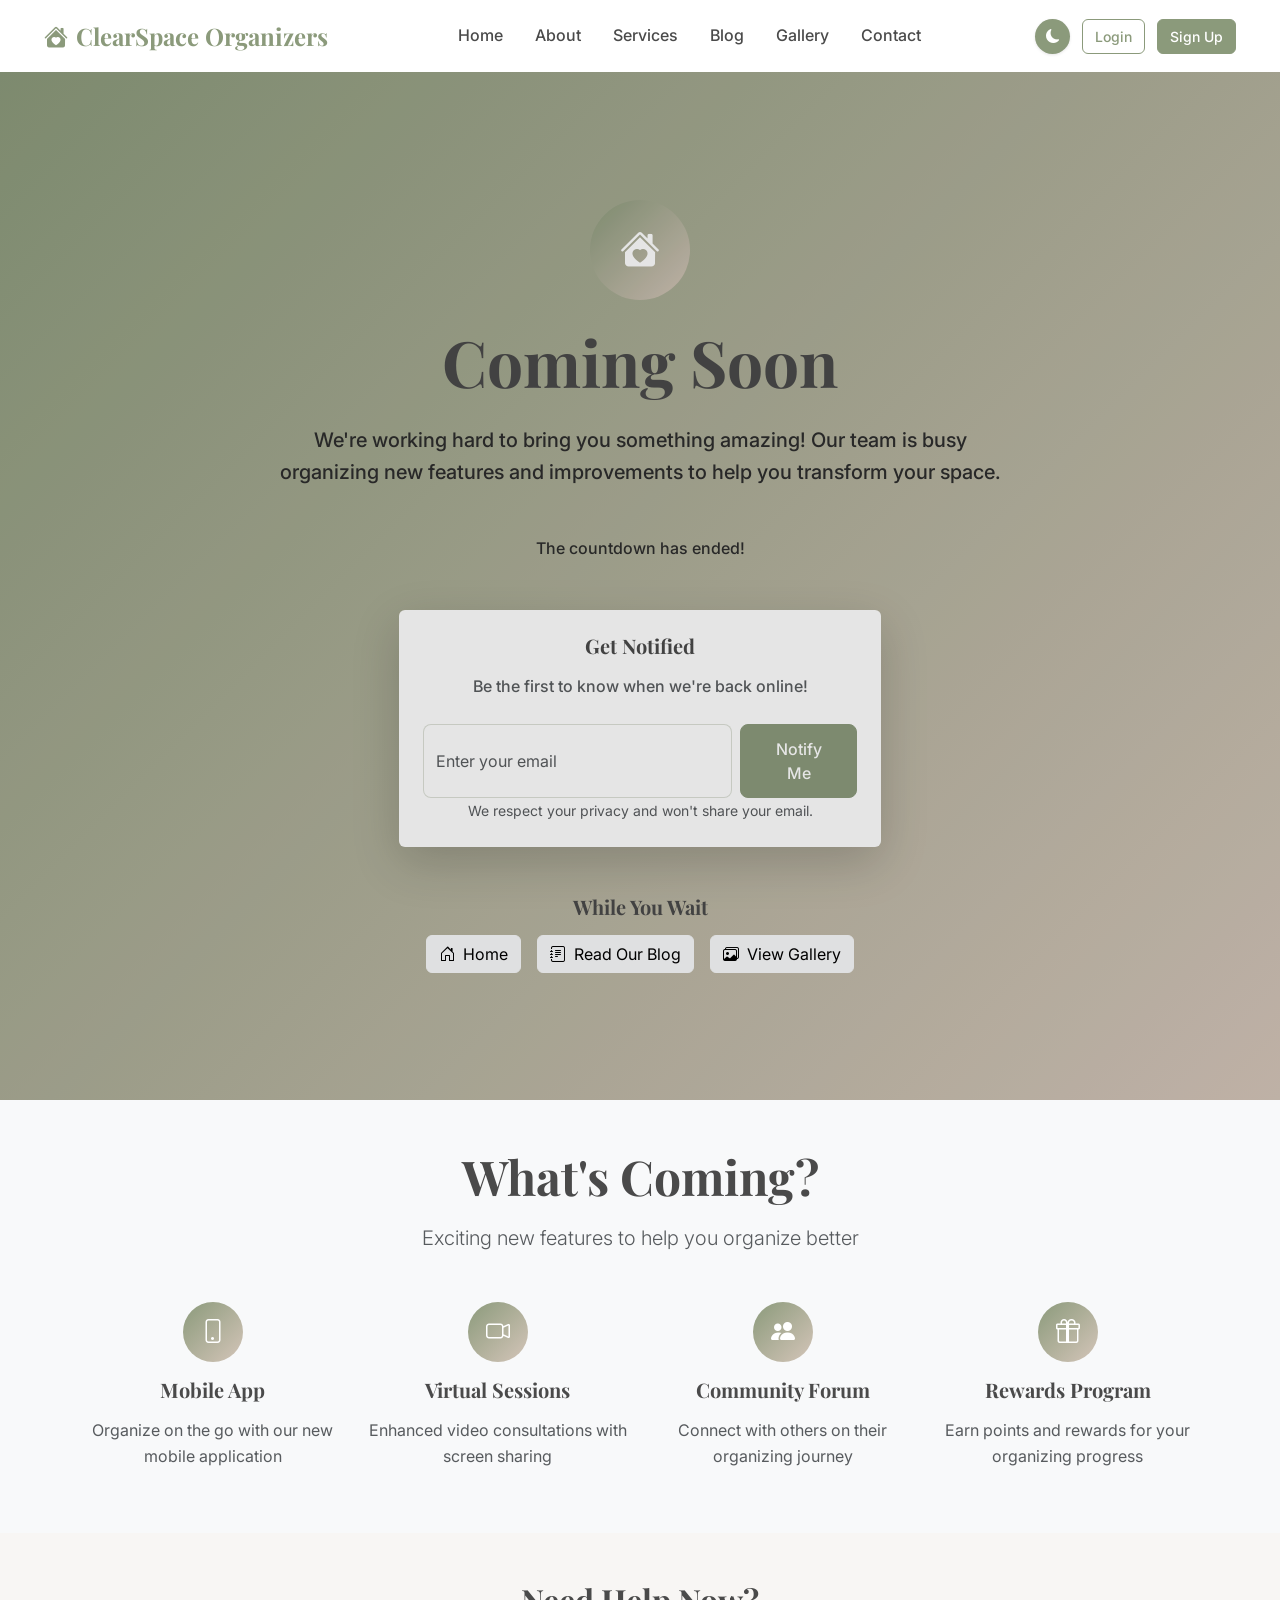
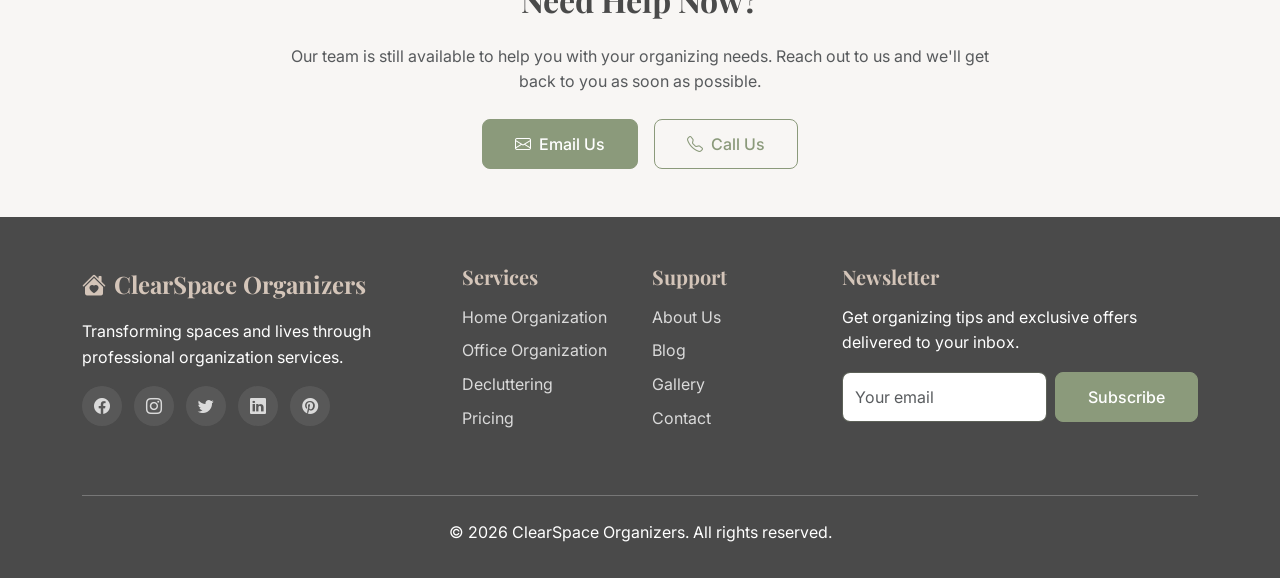
<file: coming-soon.html>
<!DOCTYPE html>
<html lang="en" data-theme="light">

<head>
    <meta charset="UTF-8">
    <meta name="viewport" content="width=device-width, initial-scale=1.0">
    <title>Coming Soon - ClearSpace Organizers</title>
    <meta name="description"
        content="Something amazing is coming soon! ClearSpace Organizers is working on exciting new features to help you transform your space.">
    <meta name="keywords" content="coming soon, maintenance, new features, clearspace organizers">

    <!-- Bootstrap 5 CSS -->
    <link href="https://cdn.jsdelivr.net/npm/bootstrap@5.3.0/dist/css/bootstrap.min.css" rel="stylesheet">
    <!-- Bootstrap Icons -->
    <link rel="stylesheet" href="https://cdn.jsdelivr.net/npm/bootstrap-icons@1.11.0/font/bootstrap-icons.css">
    <!-- Custom CSS -->
    <link rel="stylesheet" href="assets/css/style.css">

    <!-- Favicon -->
    <link rel="icon" type="image/png" href="assets/images/favicon.png">
</head>

<body>
    <!-- Main Content -->
    <main>
        <!-- Navbar -->
        <nav class="navbar navbar-expand-xl navbar-light bg-light">
            <div class="container">
                <a class="navbar-brand" href="index.html">
                    <i class="bi bi-house-heart-fill me-2"></i>ClearSpace Organizers
                </a>
                <button class="navbar-toggler" type="button" data-bs-toggle="collapse"
                    data-bs-target="#navbarSupportedContent" aria-controls="navbarSupportedContent"
                    aria-expanded="false" aria-label="Toggle navigation">
                    <span class="navbar-toggler-icon"></span>
                </button>
                <div class="collapse navbar-collapse" id="navbarSupportedContent">
                    <ul class="navbar-nav mx-auto mb-2 mb-lg-0">
                        <li class="nav-item">
                            <a class="nav-link" aria-current="page" href="index.html">Home</a>
                        </li>
                        <li class="nav-item">
                            <a class="nav-link" href="about.html">About</a>
                        </li>
                        <li class="nav-item">
                            <a class="nav-link" href="services.html">Services</a>
                        </li>
                        <li class="nav-item">
                            <a class="nav-link" href="blog.html">Blog</a>
                        </li>
                        <li class="nav-item">
                            <a class="nav-link" href="gallery.html">Gallery</a>
                        </li>
                        <li class="nav-item">
                            <a class="nav-link" href="contact.html">Contact</a>
                        </li>
                    </ul>
                    <div class="d-flex align-items-center">
                        <button class="theme-toggle me-3" id="themeToggle" aria-label="Toggle theme">
                            <i class="bi bi-moon-fill"></i>
                        </button>
                        <a href="login.html" class="btn btn-outline-primary btn-sm me-3">Login</a>
                        <a href="register.html" class="btn btn-primary btn-sm">Sign Up</a>
                    </div>
                </div>
            </div>
        </nav>

        <!-- Coming Soon Section -->
        <section class="hero-section" style="background: linear-gradient(135deg, #8B9A7B, #D4C5B9); min-height: 100vh;">
            <div class="container">
                <div class="row align-items-center min-vh-100">
                    <div class="col-lg-8 mx-auto text-center">
                        <!-- Logo -->
                        <div class="mb-4">
                            <div class="service-icon mx-auto" style="width: 100px; height: 100px; font-size: 2.5rem;">
                                <i class="bi bi-house-heart-fill"></i>
                            </div>
                        </div>

                        <!-- Title -->
                        <h1 class="display-3 fw-bold mb-4 animate-fade-in-up">Coming Soon</h1>
                        <p class="lead mb-5 animate-fade-in-up">
                            We're working hard to bring you something amazing!
                            Our team is busy organizing new features and improvements to help you transform your space.
                        </p>

                        <!-- Countdown Timer -->
                        <div class="countdown-container mb-5 animate-fade-in-up" data-countdown="2026-04-15T09:00:00">
                            <div class="d-flex justify-content-center gap-3">
                                <div class="countdown-item">
                                    <div class="countdown-number">00</div>
                                    <div class="countdown-label">Days</div>
                                </div>
                                <div class="countdown-item">
                                    <div class="countdown-number">00</div>
                                    <div class="countdown-label">Hours</div>
                                </div>
                                <div class="countdown-item">
                                    <div class="countdown-number">00</div>
                                    <div class="countdown-label">Minutes</div>
                                </div>
                                <div class="countdown-item">
                                    <div class="countdown-number">00</div>
                                    <div class="countdown-label">Seconds</div>
                                </div>
                            </div>
                        </div>

                        <!-- Notification Form -->
                        <div class="row justify-content-center mb-5 animate-fade-in-up">
                            <div class="col-md-8">
                                <div class="card border-0 shadow-lg">
                                    <div class="card-body p-4">
                                        <h5 class="mb-3">Get Notified</h5>
                                        <p class="text-muted mb-4">Be the first to know when we're back online!</p>
                                        <form class="d-flex">
                                            <input type="email" class="form-control me-2" placeholder="Enter your email"
                                                required>
                                            <button type="submit" class="btn btn-primary">Notify Me</button>
                                        </form>
                                        <small class="text-muted">We respect your privacy and won't share your
                                            email.</small>
                                    </div>
                                </div>
                            </div>
                        </div>

                        <!-- Quick Links -->
                        <div class="animate-fade-in-up">
                            <h5 class="mb-3">While You Wait</h5>
                            <div class="d-flex justify-content-center gap-3 flex-wrap">
                                <a href="index.html" class="btn btn-light">
                                    <i class="bi bi-house-door me-2"></i>Home
                                </a>
                                <a href="blog.html" class="btn btn-light">
                                    <i class="bi bi-journal-text me-2"></i>Read Our Blog
                                </a>
                                <a href="gallery.html" class="btn btn-light">
                                    <i class="bi bi-images me-2"></i>View Gallery
                                </a>
                            </div>
                        </div>
                    </div>
                </div>
            </div>
        </section>

        <!-- Features Section -->
        <section class="section-padding bg-light">
            <div class="container">
                <div class="text-center mb-5">
                    <h2 class="display-5 fw-bold">What's Coming?</h2>
                    <p class="lead text-muted">Exciting new features to help you organize better</p>
                </div>

                <div class="row g-4">
                    <div class="col-md-6 col-lg-3 text-center">
                        <div class="service-icon mx-auto mb-3">
                            <i class="bi bi-phone"></i>
                        </div>
                        <h5>Mobile App</h5>
                        <p class="text-muted">Organize on the go with our new mobile application</p>
                    </div>
                    <div class="col-md-6 col-lg-3 text-center">
                        <div class="service-icon mx-auto mb-3">
                            <i class="bi bi-camera-video"></i>
                        </div>
                        <h5>Virtual Sessions</h5>
                        <p class="text-muted">Enhanced video consultations with screen sharing</p>
                    </div>
                    <div class="col-md-6 col-lg-3 text-center">
                        <div class="service-icon mx-auto mb-3">
                            <i class="bi bi-people-fill"></i>
                        </div>
                        <h5>Community Forum</h5>
                        <p class="text-muted">Connect with others on their organizing journey</p>
                    </div>
                    <div class="col-md-6 col-lg-3 text-center">
                        <div class="service-icon mx-auto mb-3">
                            <i class="bi bi-gift"></i>
                        </div>
                        <h5>Rewards Program</h5>
                        <p class="text-muted">Earn points and rewards for your organizing progress</p>
                    </div>
                </div>
            </div>
        </section>

        <!-- Contact Section -->
        <section class="section-padding">
            <div class="container">
                <div class="row justify-content-center">
                    <div class="col-lg-8 text-center">
                        <h3 class="mb-4">Need Help Now?</h3>
                        <p class="text-muted mb-4">
                            Our team is still available to help you with your organizing needs.
                            Reach out to us and we'll get back to you as soon as possible.
                        </p>
                        <div class="d-flex justify-content-center gap-3 flex-wrap">
                            <a href="mailto:hello@clearspaceorganizers.com" class="btn btn-primary">
                                <i class="bi bi-envelope me-2"></i>Email Us
                            </a>
                            <a href="tel:+1234567890" class="btn btn-outline-primary">
                                <i class="bi bi-telephone me-2"></i>Call Us
                            </a>
                        </div>
                    </div>
                </div>
            </div>
        </section>
    </main>

    <!-- Footer -->
    <footer class="footer">
        <div class="container">
            <div class="row">
                <div class="col-lg-4 mb-4">
                    <a href="index.html" class="navbar-brand d-block mb-3"><i
                            class="bi bi-house-heart-fill me-2"></i>ClearSpace Organizers</a>
                    <p class="mb-3">Transforming spaces and lives through professional organization services.</p>
                    <div class="social-icons">
                        <a href="#" aria-label="Facebook"><i class="bi bi-facebook"></i></a>
                        <a href="#" aria-label="Instagram"><i class="bi bi-instagram"></i></a>
                        <a href="#" aria-label="Twitter"><i class="bi bi-twitter"></i></a>
                        <a href="#" aria-label="LinkedIn"><i class="bi bi-linkedin"></i></a>
                        <a href="#" aria-label="Pinterest"><i class="bi bi-pinterest"></i></a>
                    </div>
                </div>
                <div class="col-lg-2 col-md-6 mb-4">
                    <h5>Services</h5>
                    <ul class="list-unstyled">
                        <li class="mb-2"><a href="services.html">Home Organization</a></li>
                        <li class="mb-2"><a href="services.html">Office Organization</a></li>
                        <li class="mb-2"><a href="services.html">Decluttering</a></li>
                        <li class="mb-2"><a href="pricing.html">Pricing</a></li>
                    </ul>
                </div>
                <div class="col-lg-2 col-md-6 mb-4">
                    <h5>Support</h5>
                    <ul class="list-unstyled">
                        <li class="mb-2"><a href="about.html">About Us</a></li>
                        <li class="mb-2"><a href="blog.html">Blog</a></li>
                        <li class="mb-2"><a href="gallery.html">Gallery</a></li>
                        <li class="mb-2"><a href="contact.html">Contact</a></li>
                    </ul>
                </div>
                <div class="col-lg-4 mb-4">
                    <h5>Newsletter</h5>
                    <p class="mb-3">Get organizing tips and exclusive offers delivered to your inbox.</p>
                    <form class="d-flex">
                        <input type="email" class="form-control me-2" placeholder="Your email" required>
                        <button type="submit" class="btn btn-primary">Subscribe</button>
                    </form>
                </div>
            </div>
            <hr class="my-4 bg-white">
            <div class="text-center">
                <p class="mb-0">&copy; 2026 ClearSpace Organizers. All rights reserved.</p>
            </div>
        </div>
    </footer>

    <!-- Bootstrap 5 JS -->
    <script src="https://cdn.jsdelivr.net/npm/bootstrap@5.3.0/dist/js/bootstrap.bundle.min.js"></script>
    <!-- Custom JS -->
    <script src="assets/js/main.js"></script>

    <style>
        .countdown-item {
            background: rgba(255, 255, 255, 0.2);
            border-radius: var(--border-radius-lg);
            padding: 1rem;
            min-width: 80px;
            backdrop-filter: blur(10px);
        }

        .countdown-number {
            font-size: 2rem;
            font-weight: 700;
            color: var(--white-color);
            display: block;
        }

        .countdown-label {
            font-size: 0.875rem;
            color: var(--white-color);
            text-transform: uppercase;
            letter-spacing: 1px;
        }

        @media (max-width: 576px) {
            .countdown-item {
                min-width: 60px;
                padding: 0.75rem 0.5rem;
            }

            .countdown-number {
                font-size: 1.5rem;
            }

            .countdown-label {
                font-size: 0.75rem;
            }
        }
    </style>

    <script>
        // Notification form handler
        document.querySelector('.card form').addEventListener('submit', function (e) {
            e.preventDefault();
            const email = this.querySelector('input[type="email"]').value;

            // Show success message
            const cardBody = this.closest('.card-body');
            const successMessage = document.createElement('div');
            successMessage.className = 'alert alert-success';
            successMessage.innerHTML = '<i class="bi bi-check-circle me-2"></i>Thank you! We\'ll notify you as soon as we\'re back online.';

            cardBody.innerHTML = '';
            cardBody.appendChild(successMessage);
        });

        // Initialize countdown
        initCountdown();
    </script>
</body>

</html>
</file>
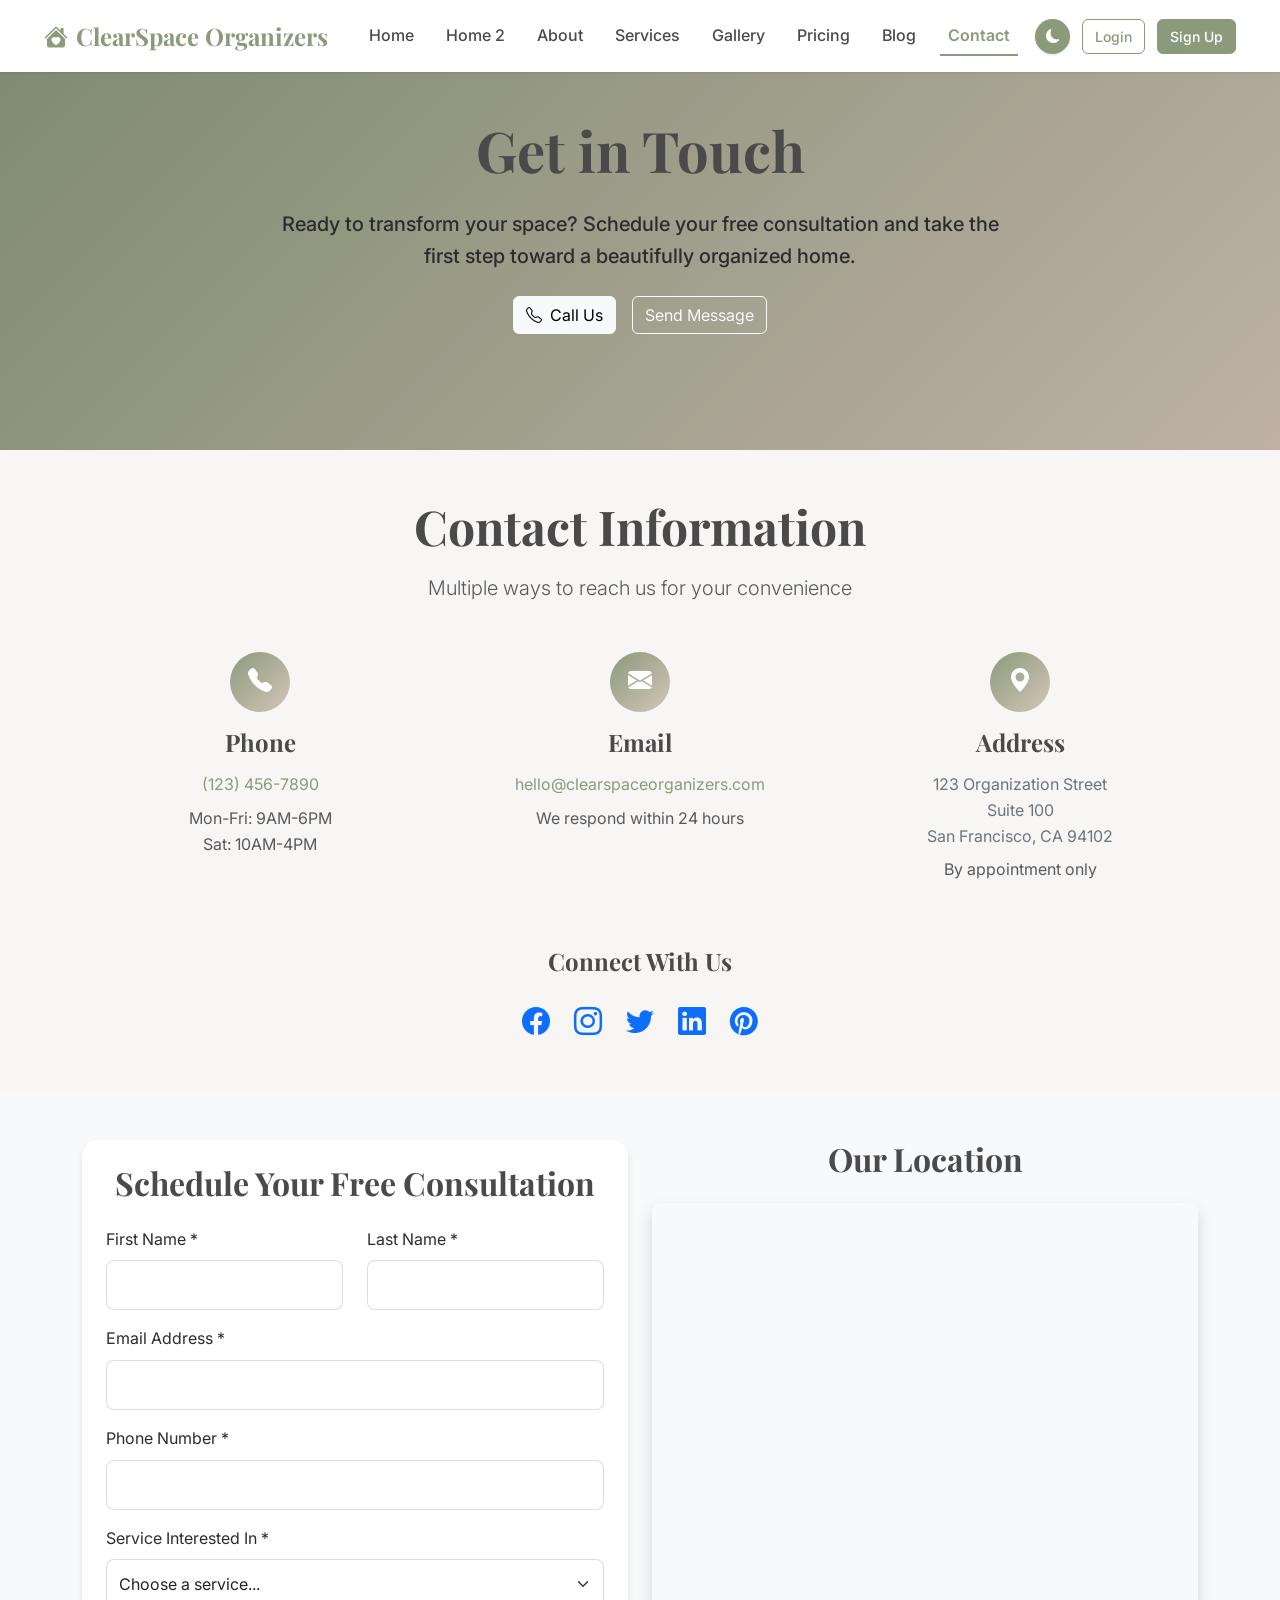
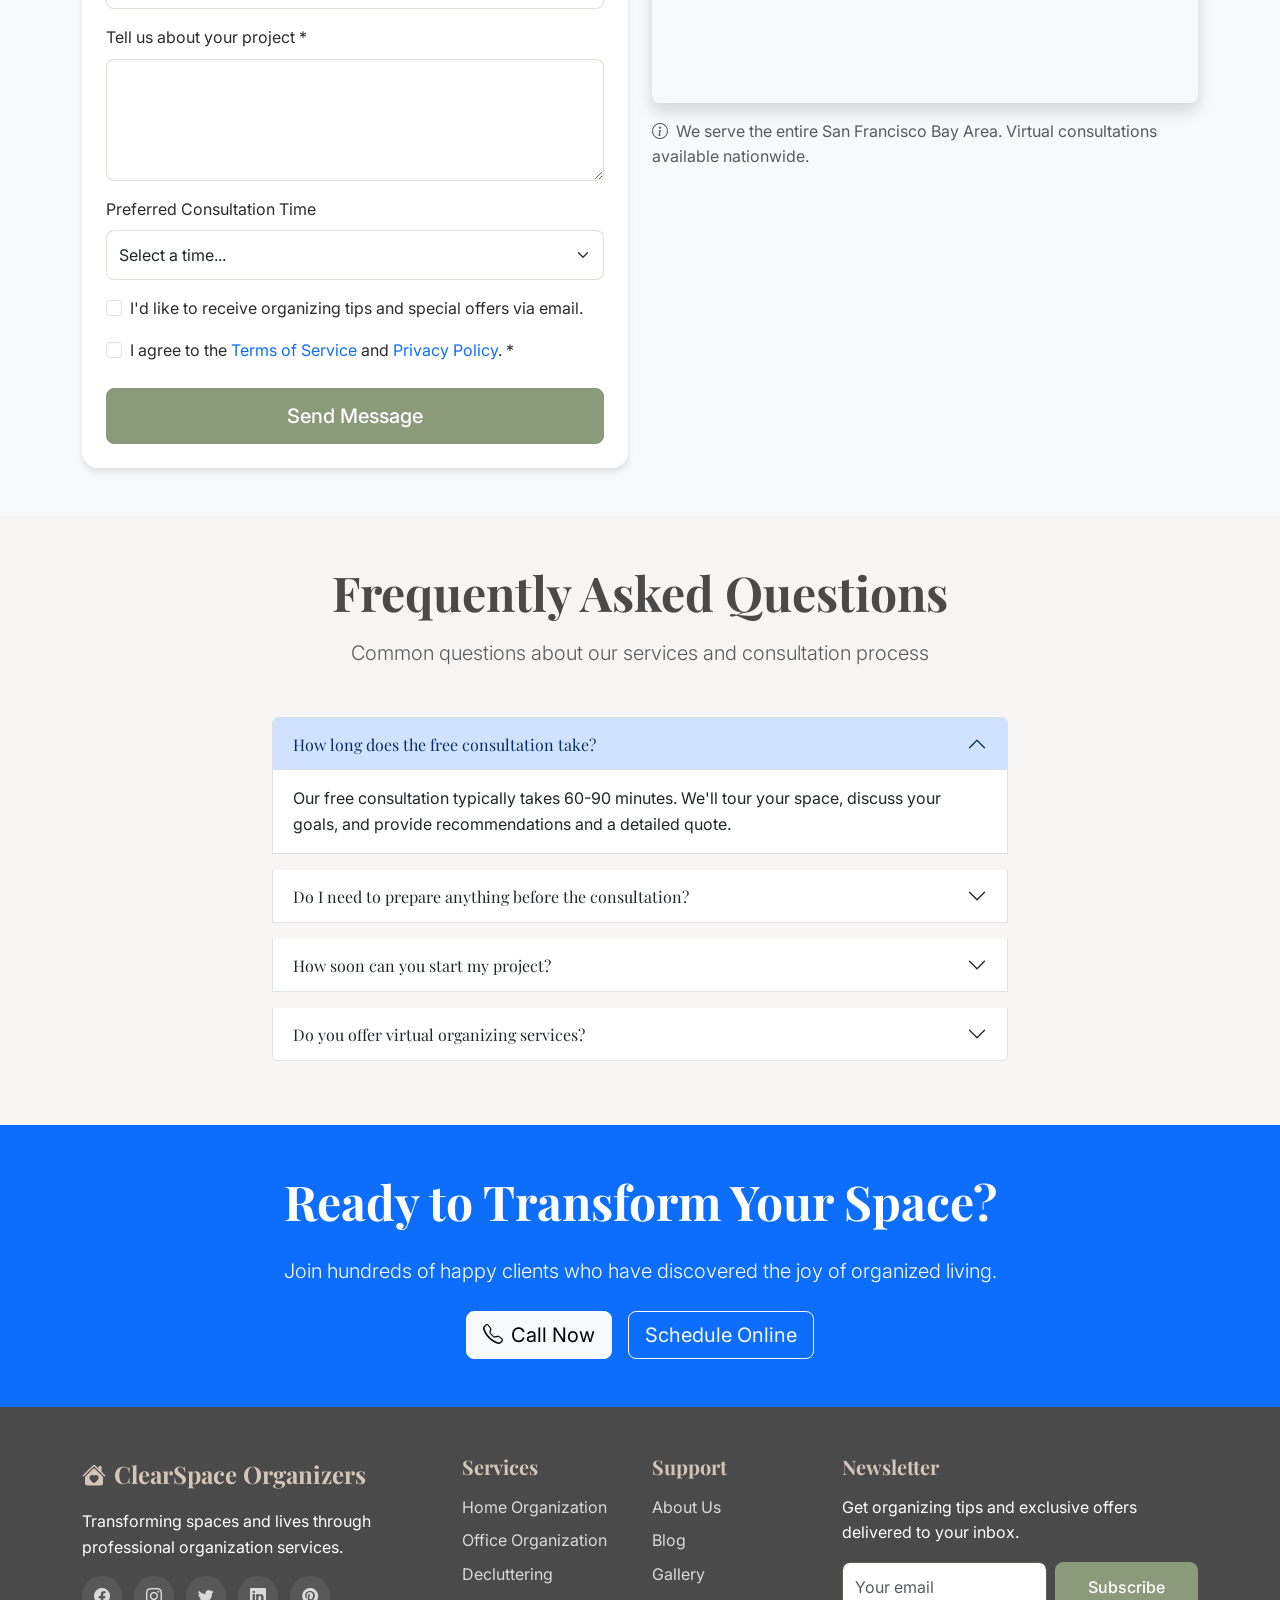
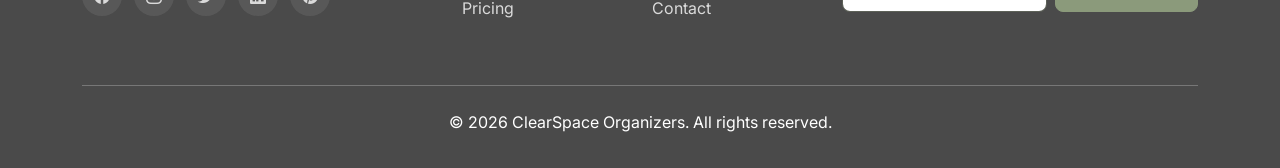
<file: contact.html>
<!DOCTYPE html>
<html lang="en" data-theme="light">

<head>
    <meta charset="UTF-8">
    <meta name="viewport" content="width=device-width, initial-scale=1.0">
    <title>Contact Us - ClearSpace Organizers</title>
    <meta name="description"
        content="Get in touch with ClearSpace Organizers for professional home and office organization services. Schedule your free consultation today.">
    <meta name="keywords"
        content="contact professional organizer, free consultation, organizing services, book appointment">

    <!-- Bootstrap 5 CSS -->
    <link href="https://cdn.jsdelivr.net/npm/bootstrap@5.3.0/dist/css/bootstrap.min.css" rel="stylesheet">
    <!-- Bootstrap Icons -->
    <link rel="stylesheet" href="https://cdn.jsdelivr.net/npm/bootstrap-icons@1.11.0/font/bootstrap-icons.css">
    <!-- Custom CSS -->
    <link rel="stylesheet" href="assets/css/style.css">

    <!-- Favicon -->
    <link rel="icon" type="image/png" href="assets/images/favicon.png">
</head>

<body>


    <!-- Navigation -->
    <header>
        <nav class="navbar navbar-expand-xl fixed-top">
            <div class="container">
                <a class="navbar-brand" href="index.html">
                    <i class="bi bi-house-heart-fill me-2"></i>ClearSpace Organizers
                </a>
                <button class="navbar-toggler" type="button" data-bs-toggle="collapse" data-bs-target="#navbarNav">
                    <span class="navbar-toggler-icon"></span>
                </button>
                <div class="collapse navbar-collapse" id="navbarNav">
                    <ul class="navbar-nav mx-auto">
                        <li class="nav-item"><a class="nav-link" href="index.html">Home</a></li>
                        <li class="nav-item"><a class="nav-link" href="home-2.html">Home&nbsp;2</a></li>
                        <li class="nav-item"><a class="nav-link" href="about.html">About</a></li>
                        <li class="nav-item"><a class="nav-link" href="services.html">Services</a></li>
                        <li class="nav-item"><a class="nav-link" href="gallery.html">Gallery</a></li>
                        <li class="nav-item"><a class="nav-link" href="pricing.html">Pricing</a></li>
                        <li class="nav-item"><a class="nav-link" href="blog.html">Blog</a></li>
                        <li class="nav-item"><a class="nav-link active" href="contact.html">Contact</a></li>
                    </ul>
                    <div class="d-flex align-items-center">
                        <button class="theme-toggle me-3" id="themeToggle" aria-label="Toggle theme">
                            <i class="bi bi-moon-fill"></i>
                        </button>
                        <a href="login.html" class="btn btn-outline-primary btn-sm me-3">Login</a>
                        <a href="register.html" class="btn btn-primary btn-sm">Sign Up</a>
                    </div>
                </div>
            </div>
        </nav>
    </header>

    <!-- Main Content -->
    <main>
        <!-- Hero Section -->
        <section class="hero-section" style="background: linear-gradient(135deg, #8B9A7B, #D4C5B9); min-height: 50vh;">
            <div class="container">
                <div class="row align-items-center min-vh-50">
                    <div class="col-lg-8 mx-auto text-center hero-content">
                        <h1 class="display-4 fw-bold mb-4">Get in Touch</h1>
                        <p class="lead mb-4">Ready to transform your space? Schedule your free consultation and take the
                            first step toward a beautifully organized home.</p>
                        <div class="d-flex justify-content-center gap-3 flex-wrap">
                            <a href="tel:+1234567890" class="btn btn-light"><i class="bi bi-telephone me-2"></i>Call
                                Us</a>
                            <a href="#contact-form" class="btn btn-outline-light">Send Message</a>
                        </div>
                    </div>
                </div>
            </div>
        </section>

        <!-- Contact Information -->
        <section class="section-padding">
            <div class="container">
                <div class="text-center mb-5 animate-on-scroll">
                    <h2 class="display-5 fw-bold">Contact Information</h2>
                    <p class="lead text-muted">Multiple ways to reach us for your convenience</p>
                </div>

                <div class="row g-4">
                    <div class="col-md-4 text-center animate-on-scroll">
                        <div class="service-icon mx-auto mb-3">
                            <i class="bi bi-telephone-fill"></i>
                        </div>
                        <h4>Phone</h4>
                        <p class="mb-2"><a href="tel:+1234567890" class="text-decoration-none">(123) 456-7890</a></p>
                        <p class="text-muted">Mon-Fri: 9AM-6PM<br>Sat: 10AM-4PM</p>
                    </div>

                    <div class="col-md-4 text-center animate-on-scroll">
                        <div class="service-icon mx-auto mb-3">
                            <i class="bi bi-envelope-fill"></i>
                        </div>
                        <h4>Email</h4>
                        <p class="mb-2"><a href="mailto:hello@clearspaceorganizers.com"
                                class="text-decoration-none">hello@clearspaceorganizers.com</a></p>
                        <p class="text-muted">We respond within 24 hours</p>
                    </div>

                    <div class="col-md-4 text-center animate-on-scroll">
                        <div class="service-icon mx-auto mb-3">
                            <i class="bi bi-geo-alt-fill"></i>
                        </div>
                        <h4>Address</h4>
                        <p class="mb-2">123 Organization Street<br>Suite 100<br>San Francisco, CA 94102</p>
                        <p class="text-muted">By appointment only</p>
                    </div>
                </div>

                <div class="row mt-5 animate-on-scroll">
                    <div class="col-12 text-center">
                        <h4 class="mb-4">Connect With Us</h4>
                        <div class="d-flex justify-content-center gap-4">
                            <a href="#" class="text-primary fs-3 transition-hover"><i class="bi bi-facebook"></i></a>
                            <a href="#" class="text-primary fs-3 transition-hover"><i class="bi bi-instagram"></i></a>
                            <a href="#" class="text-primary fs-3 transition-hover"><i class="bi bi-twitter"></i></a>
                            <a href="#" class="text-primary fs-3 transition-hover"><i class="bi bi-linkedin"></i></a>
                            <a href="#" class="text-primary fs-3 transition-hover"><i class="bi bi-pinterest"></i></a>
                        </div>
                    </div>
                </div>
            </div>
        </section>

        <!-- Contact Form and Map -->
        <section class="section-padding bg-light">
            <div class="container">
                <div class="row">
                    <!-- Contact Form -->
                    <div class="col-lg-6 mb-4 mb-lg-0">
                        <div class="contact-form p-4">
                            <h3 class="mb-4 text-center">Schedule Your Free Consultation</h3>
                            <form class="needs-validation" novalidate>
                                <div class="row">
                                    <div class="col-md-6 mb-3">
                                        <label for="firstName" class="form-label">First Name *</label>
                                        <input type="text" class="form-control" id="firstName" required>
                                        <div class="invalid-feedback">
                                            Please provide your first name.
                                        </div>
                                    </div>
                                    <div class="col-md-6 mb-3">
                                        <label for="lastName" class="form-label">Last Name *</label>
                                        <input type="text" class="form-control" id="lastName" required>
                                        <div class="invalid-feedback">
                                            Please provide your last name.
                                        </div>
                                    </div>
                                </div>

                                <div class="mb-3">
                                    <label for="email" class="form-label">Email Address *</label>
                                    <input type="email" class="form-control" id="email" required>
                                    <div class="invalid-feedback">
                                        Please provide a valid email address.
                                    </div>
                                </div>

                                <div class="mb-3">
                                    <label for="phone" class="form-label">Phone Number *</label>
                                    <input type="tel" class="form-control" id="phone" required>
                                    <div class="invalid-feedback">
                                        Please provide your phone number.
                                    </div>
                                </div>

                                <div class="mb-3">
                                    <label for="service" class="form-label">Service Interested In *</label>
                                    <select class="form-select" id="service" required>
                                        <option value="">Choose a service...</option>
                                        <option value="home">Home Organization</option>
                                        <option value="office">Office Organization</option>
                                        <option value="closet">Closet Organization</option>
                                        <option value="decluttering">Decluttering</option>
                                        <option value="storage">Storage Solutions</option>
                                        <option value="maintenance">Maintenance Plan</option>
                                        <option value="other">Other</option>
                                    </select>
                                    <div class="invalid-feedback">
                                        Please select a service.
                                    </div>
                                </div>

                                <div class="mb-3">
                                    <label for="message" class="form-label">Tell us about your project *</label>
                                    <textarea class="form-control" id="message" rows="4" required></textarea>
                                    <div class="invalid-feedback">
                                        Please tell us about your project.
                                    </div>
                                </div>

                                <div class="mb-3">
                                    <label for="consultation" class="form-label">Preferred Consultation Time</label>
                                    <select class="form-select" id="consultation">
                                        <option value="">Select a time...</option>
                                        <option value="morning">Morning (9AM-12PM)</option>
                                        <option value="afternoon">Afternoon (12PM-5PM)</option>
                                        <option value="evening">Evening (5PM-7PM)</option>
                                        <option value="weekend">Weekend</option>
                                    </select>
                                </div>

                                <div class="mb-3">
                                    <div class="form-check">
                                        <input class="form-check-input" type="checkbox" id="newsletter">
                                        <label class="form-check-label" for="newsletter">
                                            I'd like to receive organizing tips and special offers via email.
                                        </label>
                                    </div>
                                </div>

                                <div class="mb-4">
                                    <div class="form-check">
                                        <input class="form-check-input" type="checkbox" id="terms" required>
                                        <label class="form-check-label" for="terms">
                                            I agree to the <a href="#" class="text-primary">Terms of Service</a> and <a
                                                href="#" class="text-primary">Privacy Policy</a>. *
                                        </label>
                                        <div class="invalid-feedback">
                                            You must agree to the terms and conditions.
                                        </div>
                                    </div>
                                </div>

                                <button type="submit" class="btn btn-primary btn-lg w-100">Send Message</button>
                            </form>
                        </div>
                    </div>

                    <!-- Map -->
                    <div class="col-lg-6">
                        <div class="h-100">
                            <h3 class="mb-4 text-center">Our Location</h3>
                            <div class="map-container rounded-3 overflow-hidden shadow" style="height: 500px;">
                                <iframe
                                    src="https://www.google.com/maps/embed?pb=!1m18!1m12!1m3!1d3153.0998497444!2d-122.41941508468172!3d37.77492997975803!2m3!1f0!2f0!3f0!3m2!1i1024!2i768!4f13.1!3m3!1m2!1s0x8085808c5c8b5b5b%3A0x1234567890abcdef!2sSan%20Francisco%2C%20CA!5e0!3m2!1sen!2sus!4v1234567890"
                                    width="100%" height="100%" style="border:0;" allowfullscreen="" loading="lazy"
                                    referrerpolicy="no-referrer-when-downgrade">
                                </iframe>
                            </div>
                            <div class="mt-3">
                                <p class="text-muted"><i class="bi bi-info-circle me-2"></i>We serve the entire San
                                    Francisco Bay Area. Virtual consultations available nationwide.</p>
                            </div>
                        </div>
                    </div>
                </div>
            </div>
        </section>

        <!-- FAQ Section -->
        <section class="section-padding">
            <div class="container">
                <div class="text-center mb-5 animate-on-scroll">
                    <h2 class="display-5 fw-bold">Frequently Asked Questions</h2>
                    <p class="lead text-muted">Common questions about our services and consultation process</p>
                </div>

                <div class="row justify-content-center">
                    <div class="col-lg-8">
                        <div class="accordion" id="contactFAQ">
                            <div class="accordion-item mb-3">
                                <h2 class="accordion-header">
                                    <button class="accordion-button" type="button" data-bs-toggle="collapse"
                                        data-bs-target="#faq1">
                                        How long does the free consultation take?
                                    </button>
                                </h2>
                                <div id="faq1" class="accordion-collapse collapse show" data-bs-parent="#contactFAQ">
                                    <div class="accordion-body">
                                        Our free consultation typically takes 60-90 minutes. We'll tour your space,
                                        discuss your goals, and provide recommendations and a detailed quote.
                                    </div>
                                </div>
                            </div>

                            <div class="accordion-item mb-3">
                                <h2 class="accordion-header">
                                    <button class="accordion-button collapsed" type="button" data-bs-toggle="collapse"
                                        data-bs-target="#faq2">
                                        Do I need to prepare anything before the consultation?
                                    </button>
                                </h2>
                                <div id="faq2" class="accordion-collapse collapse" data-bs-parent="#contactFAQ">
                                    <div class="accordion-body">
                                        No preparation needed! We want to see your space as it normally is so we can
                                        provide the most accurate assessment and recommendations.
                                    </div>
                                </div>
                            </div>

                            <div class="accordion-item mb-3">
                                <h2 class="accordion-header">
                                    <button class="accordion-button collapsed" type="button" data-bs-toggle="collapse"
                                        data-bs-target="#faq3">
                                        How soon can you start my project?
                                    </button>
                                </h2>
                                <div id="faq3" class="accordion-collapse collapse" data-bs-parent="#contactFAQ">
                                    <div class="accordion-body">
                                        We typically can start projects within 1-2 weeks of consultation. Emergency
                                        organizing services may be available sooner depending on our schedule.
                                    </div>
                                </div>
                            </div>

                            <div class="accordion-item mb-3">
                                <h2 class="accordion-header">
                                    <button class="accordion-button collapsed" type="button" data-bs-toggle="collapse"
                                        data-bs-target="#faq4">
                                        Do you offer virtual organizing services?
                                    </button>
                                </h2>
                                <div id="faq4" class="accordion-collapse collapse" data-bs-parent="#contactFAQ">
                                    <div class="accordion-body">
                                        Yes! We offer virtual organizing sessions via video calls for clients outside
                                        our service area or those who prefer remote assistance.
                                    </div>
                                </div>
                            </div>
                        </div>
                    </div>
                </div>
            </div>
        </section>

        <!-- CTA Section -->
        <section class="section-padding bg-primary text-white">
            <div class="container text-center">
                <h2 class="display-5 fw-bold mb-4">Ready to Transform Your Space?</h2>
                <p class="lead mb-4">Join hundreds of happy clients who have discovered the joy of organized living.</p>
                <div class="d-flex justify-content-center gap-3 flex-wrap">
                    <a href="tel:+1234567890" class="btn btn-light btn-lg"><i class="bi bi-telephone me-2"></i>Call
                        Now</a>
                    <a href="#contact-form" class="btn btn-outline-light btn-lg">Schedule Online</a>
                </div>
            </div>
        </section>
    </main>

    <!-- Footer -->
    <footer class="footer">
        <div class="container">
            <div class="row">
                <div class="col-lg-4 mb-4">
                    <a href="index.html" class="navbar-brand d-block mb-3"><i
                            class="bi bi-house-heart-fill me-2"></i>ClearSpace Organizers</a>
                    <p class="mb-3">Transforming spaces and lives through professional organization services.</p>
                    <div class="social-icons">
                        <a href="#" aria-label="Facebook"><i class="bi bi-facebook"></i></a>
                        <a href="#" aria-label="Instagram"><i class="bi bi-instagram"></i></a>
                        <a href="#" aria-label="Twitter"><i class="bi bi-twitter"></i></a>
                        <a href="#" aria-label="LinkedIn"><i class="bi bi-linkedin"></i></a>
                        <a href="#" aria-label="Pinterest"><i class="bi bi-pinterest"></i></a>
                    </div>
                </div>
                <div class="col-lg-2 col-md-6 mb-4">
                    <h5>Services</h5>
                    <ul class="list-unstyled">
                        <li class="mb-2"><a href="services.html">Home Organization</a></li>
                        <li class="mb-2"><a href="services.html">Office Organization</a></li>
                        <li class="mb-2"><a href="services.html">Decluttering</a></li>
                        <li class="mb-2"><a href="pricing.html">Pricing</a></li>
                    </ul>
                </div>
                <div class="col-lg-2 col-md-6 mb-4">
                    <h5>Support</h5>
                    <ul class="list-unstyled">
                        <li class="mb-2"><a href="about.html">About Us</a></li>
                        <li class="mb-2"><a href="blog.html">Blog</a></li>
                        <li class="mb-2"><a href="gallery.html">Gallery</a></li>
                        <li class="mb-2"><a href="contact.html">Contact</a></li>
                    </ul>
                </div>
                <div class="col-lg-4 mb-4">
                    <h5>Newsletter</h5>
                    <p class="mb-3">Get organizing tips and exclusive offers delivered to your inbox.</p>
                    <form class="d-flex">
                        <input type="email" class="form-control me-2" placeholder="Your email" required>
                        <button type="submit" class="btn btn-primary">Subscribe</button>
                    </form>
                </div>
            </div>
            <hr class="my-4 bg-white">
            <div class="text-center">
                <p class="mb-0">&copy; 2026 ClearSpace Organizers. All rights reserved.</p>
            </div>
        </div>
    </footer>

    <!-- Back to Top Button -->
    <button class="back-to-top" id="backToTop" aria-label="Back to top">
        <i class="bi bi-arrow-up"></i>
    </button>

    <!-- Bootstrap 5 JS -->
    <script src="https://cdn.jsdelivr.net/npm/bootstrap@5.3.0/dist/js/bootstrap.bundle.min.js"></script>
    <!-- Custom JS -->
    <script src="assets/js/main.js"></script>

    <script>
        // Form validation and submission
        document.querySelector('.needs-validation').addEventListener('submit', function (event) {
            event.preventDefault();
            event.stopPropagation();

            if (this.checkValidity()) {
                // Show success message
                const form = this;
                const successMessage = document.createElement('div');
                successMessage.className = 'alert alert-success mt-3';
                successMessage.innerHTML = '<i class="bi bi-check-circle me-2"></i>Thank you for your message! We\'ll contact you within 24 hours to schedule your consultation.';

                form.appendChild(successMessage);
                form.reset();
                form.classList.remove('was-validated');

                // Scroll to success message
                successMessage.scrollIntoView({ behavior: 'smooth' });

                // Remove message after 5 seconds
                setTimeout(() => {
                    successMessage.remove();
                }, 5000);
            }

            this.classList.add('was-validated');
        }, false);
    </script>
</body>

</html>
</file>
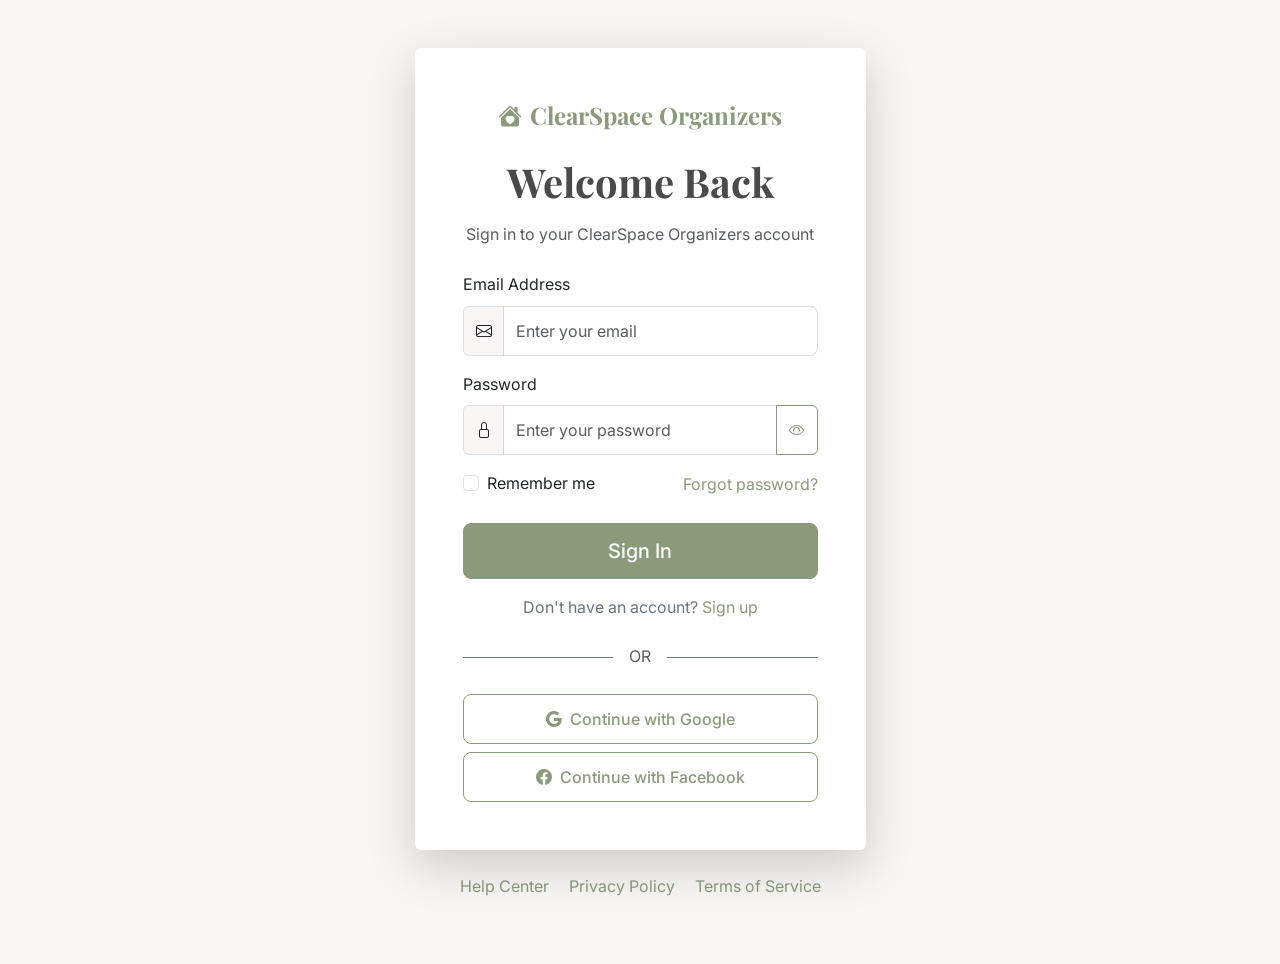
<file: login.html>
<!DOCTYPE html>
<html lang="en" data-theme="light">

<head>
    <meta charset="UTF-8">
    <meta name="viewport" content="width=device-width, initial-scale=1.0">
    <title>Login - ClearSpace Organizers</title>
    <meta name="description"
        content="Login to your ClearSpace Organizers account to access your organizing projects, appointments, and exclusive content.">
    <meta name="keywords" content="login, sign in, account access, client portal">

    <!-- Bootstrap 5 CSS -->
    <link href="https://cdn.jsdelivr.net/npm/bootstrap@5.3.0/dist/css/bootstrap.min.css" rel="stylesheet">
    <!-- Bootstrap Icons -->
    <link rel="stylesheet" href="https://cdn.jsdelivr.net/npm/bootstrap-icons@1.11.0/font/bootstrap-icons.css">
    <!-- Custom CSS -->
    <link rel="stylesheet" href="assets/css/style.css">

    <!-- Favicon -->
    <link rel="icon" type="image/png" href="assets/images/favicon.png">
</head>

<body>



    <!-- Main Content -->
    <main>
        <!-- Login Section -->
        <section class="section-padding" style="min-height: 100vh; display: flex; align-items: center;">
            <div class="container">
                <div class="row justify-content-center">
                    <div class="col-lg-5 col-md-7">
                        <div class="card border-0 shadow-lg">
                            <div class="card-body p-5">
                                <!-- Logo and Title -->
                                <div class="text-center mb-4">
                                    <a href="index.html" class="navbar-brand mb-4 d-inline-block">
                                        <i class="bi bi-house-heart-fill me-2"></i>ClearSpace Organizers
                                    </a>
                                    <h2 class="fw-bold">Welcome Back</h2>
                                    <p class="text-muted">Sign in to your ClearSpace Organizers account</p>
                                </div>

                                <!-- Login Form -->
                                <form class="needs-validation" novalidate>
                                    <div class="mb-3">
                                        <label for="email" class="form-label">Email Address</label>
                                        <div class="input-group">
                                            <span class="input-group-text">
                                                <i class="bi bi-envelope"></i>
                                            </span>
                                            <input type="email" class="form-control" id="email"
                                                placeholder="Enter your email" required>
                                        </div>
                                        <div class="invalid-feedback">
                                            Please enter a valid email address.
                                        </div>
                                    </div>

                                    <div class="mb-3">
                                        <label for="password" class="form-label">Password</label>
                                        <div class="input-group">
                                            <span class="input-group-text">
                                                <i class="bi bi-lock"></i>
                                            </span>
                                            <input type="password" class="form-control" id="password"
                                                placeholder="Enter your password" required>
                                            <button class="btn btn-outline-secondary" type="button" id="togglePassword">
                                                <i class="bi bi-eye" id="toggleIcon"></i>
                                            </button>
                                        </div>
                                        <div class="invalid-feedback">
                                            Please enter your password.
                                        </div>
                                    </div>

                                    <div class="d-flex justify-content-between align-items-center mb-4">
                                        <div class="form-check">
                                            <input class="form-check-input" type="checkbox" id="remember">
                                            <label class="form-check-label" for="remember">
                                                Remember me
                                            </label>
                                        </div>
                                        <a href="#" class="text-decoration-none">Forgot password?</a>
                                    </div>

                                    <button type="submit" class="btn btn-primary btn-lg w-100 mb-3">Sign In</button>

                                    <div class="text-center">
                                        <p class="mb-0">Don't have an account? <a href="register.html"
                                                class="text-decoration-none">Sign up</a></p>
                                    </div>
                                </form>

                                <!-- Divider -->
                                <div class="divider my-4">
                                    <span class="text-muted">OR</span>
                                </div>

                                <!-- Social Login -->
                                <div class="d-grid gap-2">
                                    <button class="btn btn-outline-primary" type="button">
                                        <i class="bi bi-google me-2"></i>Continue with Google
                                    </button>
                                    <button class="btn btn-outline-primary" type="button">
                                        <i class="bi bi-facebook me-2"></i>Continue with Facebook
                                    </button>
                                </div>

                                <!-- Success Message (Hidden by default) -->
                                <div class="alert alert-success mt-3 d-none" id="successMessage">
                                    <i class="bi bi-check-circle me-2"></i>
                                    Login successful! Redirecting to your dashboard...
                                </div>

                                <!-- Error Message (Hidden by default) -->
                                <div class="alert alert-danger mt-3 d-none" id="errorMessage">
                                    <i class="bi bi-exclamation-triangle me-2"></i>
                                    Invalid email or password. Please try again.
                                </div>
                            </div>
                        </div>

                        <!-- Help Links -->
                        <div class="text-center mt-4">
                            <p class="text-muted">
                                <a href="#" class="text-decoration-none me-3">Help Center</a>
                                <a href="#" class="text-decoration-none me-3">Privacy Policy</a>
                                <a href="#" class="text-decoration-none">Terms of Service</a>
                            </p>
                        </div>
                    </div>
                </div>
            </div>
        </section>
    </main>

    <!-- Back to Top Button -->
    <button class="back-to-top" id="backToTop" aria-label="Back to top">
        <i class="bi bi-arrow-up"></i>
    </button>

    <!-- Bootstrap 5 JS -->
    <script src="https://cdn.jsdelivr.net/npm/bootstrap@5.3.0/dist/js/bootstrap.bundle.min.js"></script>
    <!-- Custom JS -->
    <script src="assets/js/main.js"></script>

    <style>
        .divider {
            position: relative;
            text-align: center;
        }

        .divider::before {
            content: '';
            position: absolute;
            top: 50%;
            left: 0;
            right: 0;
            height: 1px;
            background: var(--gray-color);
        }

        .divider span {
            background: var(--white-color);
            padding: 0 1rem;
            position: relative;
            z-index: 1;
        }

        [data-theme="dark"] .divider span {
            background: var(--dark-color);
        }

        .input-group-text {
            background: var(--light-color);
            border-right: none;
        }

        .form-control:focus {
            border-color: var(--primary-color);
            box-shadow: 0 0 0 0.2rem rgba(139, 154, 123, 0.25);
        }

        .btn-outline-secondary {
            border-color: var(--primary-color);
            color: var(--primary-color);
        }

        .btn-outline-secondary:hover {
            background: var(--primary-color);
            border-color: var(--primary-color);
            color: var(--white-color);
        }
    </style>

    <script>
        // Toggle password visibility
        document.getElementById('togglePassword').addEventListener('click', function () {
            const passwordInput = document.getElementById('password');
            const toggleIcon = document.getElementById('toggleIcon');

            if (passwordInput.type === 'password') {
                passwordInput.type = 'text';
                toggleIcon.className = 'bi bi-eye-slash';
            } else {
                passwordInput.type = 'password';
                toggleIcon.className = 'bi bi-eye';
            }
        });

        // Form validation and submission
        document.querySelector('.needs-validation').addEventListener('submit', function (event) {
            event.preventDefault();
            event.stopPropagation();

            const successMessage = document.getElementById('successMessage');
            const errorMessage = document.getElementById('errorMessage');

            // Hide any existing messages
            successMessage.classList.add('d-none');
            errorMessage.classList.add('d-none');

            if (this.checkValidity()) {
                // Simulate successful login
                successMessage.classList.remove('d-none');
                this.reset();
                this.classList.remove('was-validated');

                // Simulate redirect after 2 seconds
                setTimeout(() => {
                    // In a real application, this would redirect to dashboard
                    console.log('Redirecting to dashboard...');
                }, 2000);
            } else {
                // Show error message
                errorMessage.classList.remove('d-none');
            }

            this.classList.add('was-validated');
        }, false);

        // Social login handlers
        document.querySelectorAll('.btn-outline-primary').forEach(button => {
            if (button.textContent.includes('Google') || button.textContent.includes('Facebook')) {
                button.addEventListener('click', function () {
                    const successMessage = document.getElementById('successMessage');
                    successMessage.textContent = `Connecting with ${this.textContent.includes('Google') ? 'Google' : 'Facebook'}...`;
                    successMessage.classList.remove('d-none');

                    setTimeout(() => {
                        successMessage.textContent = 'Login successful! Redirecting to your dashboard...';
                    }, 1500);
                });
            }
        });
    </script>
</body>

</html>
</file>
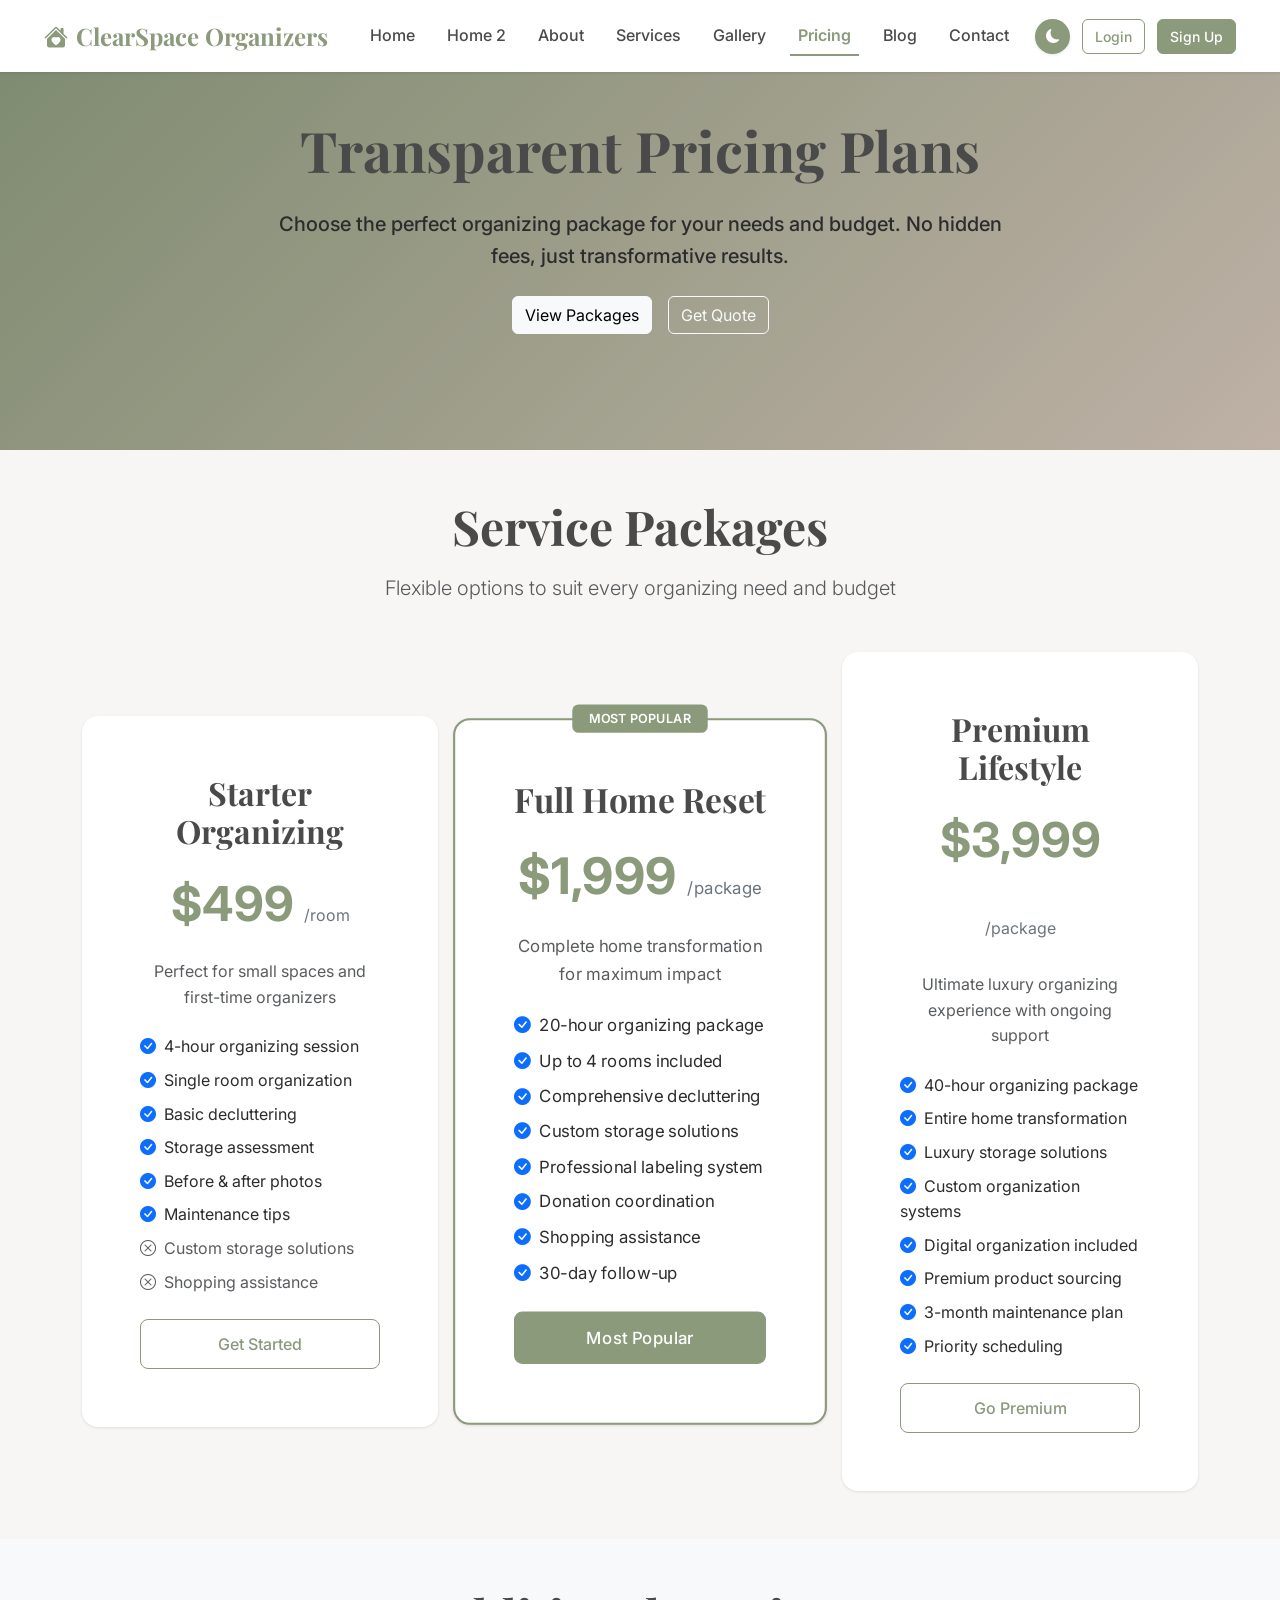
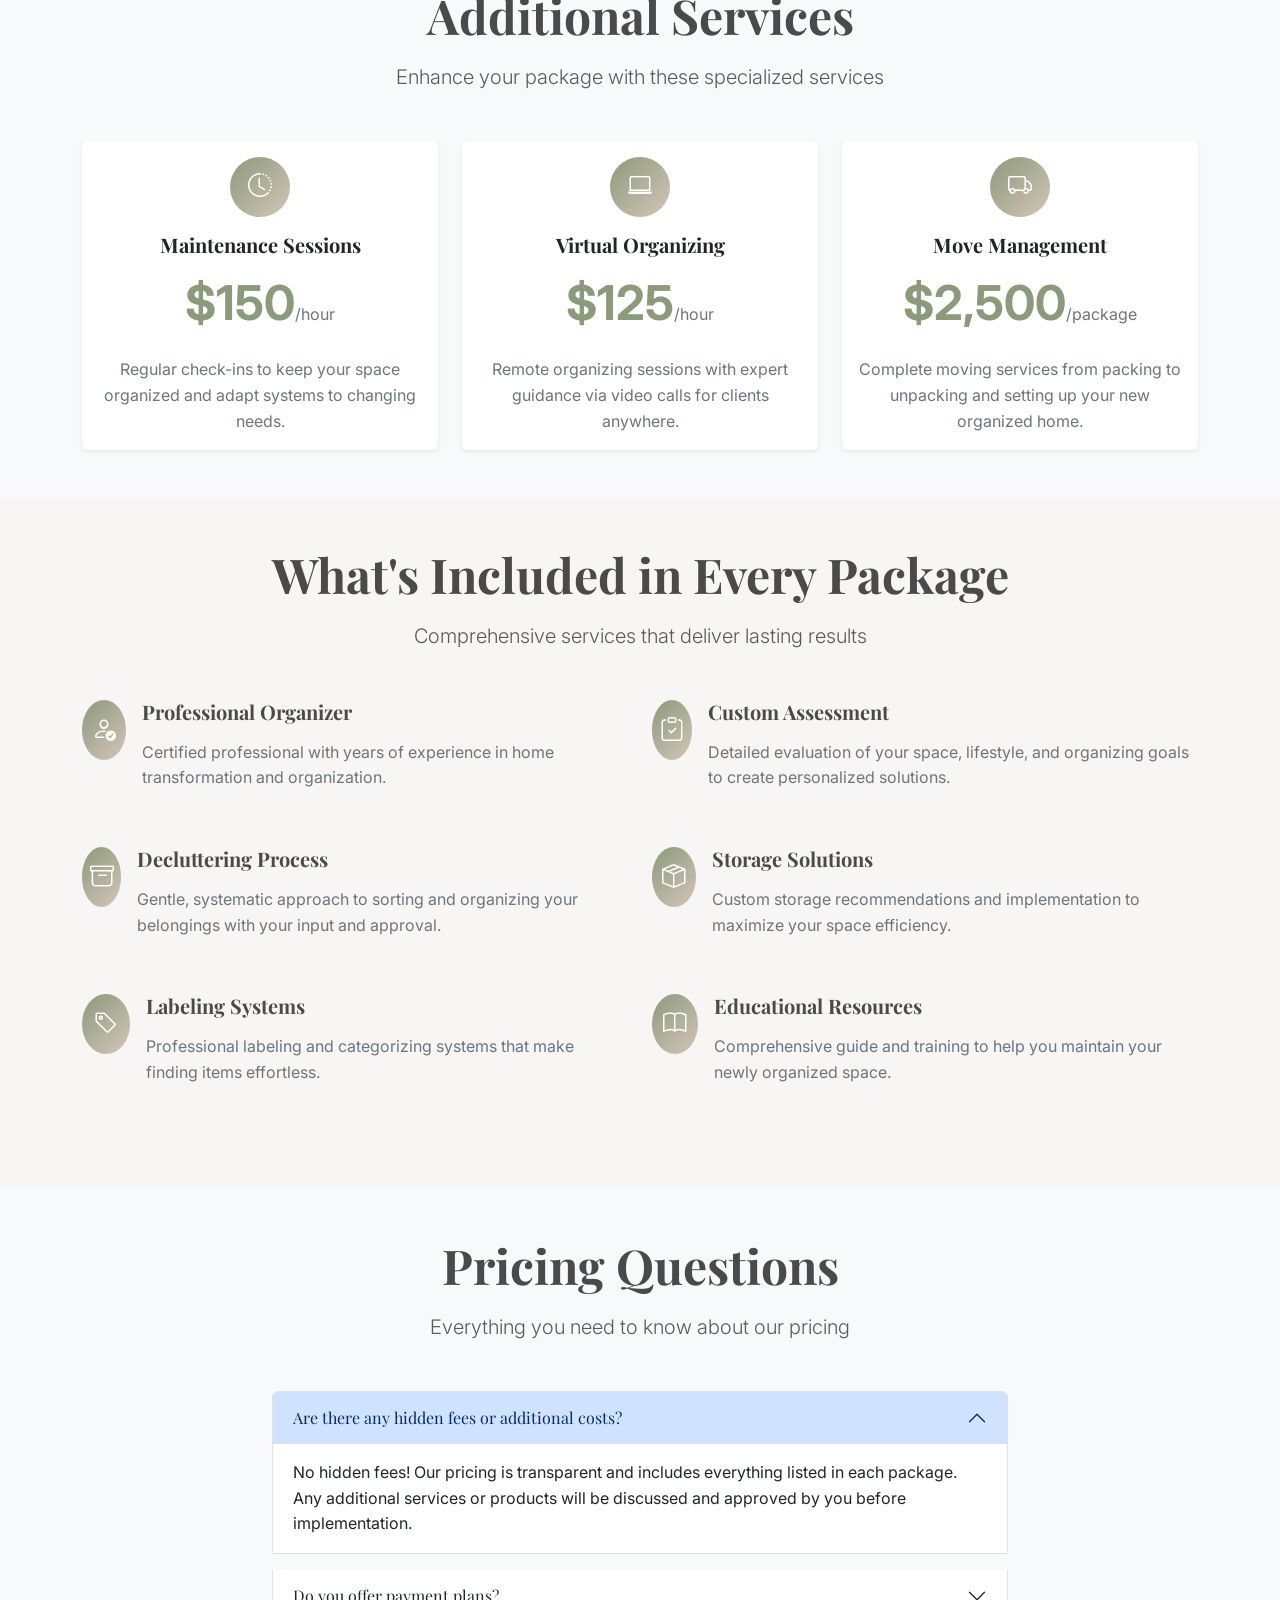
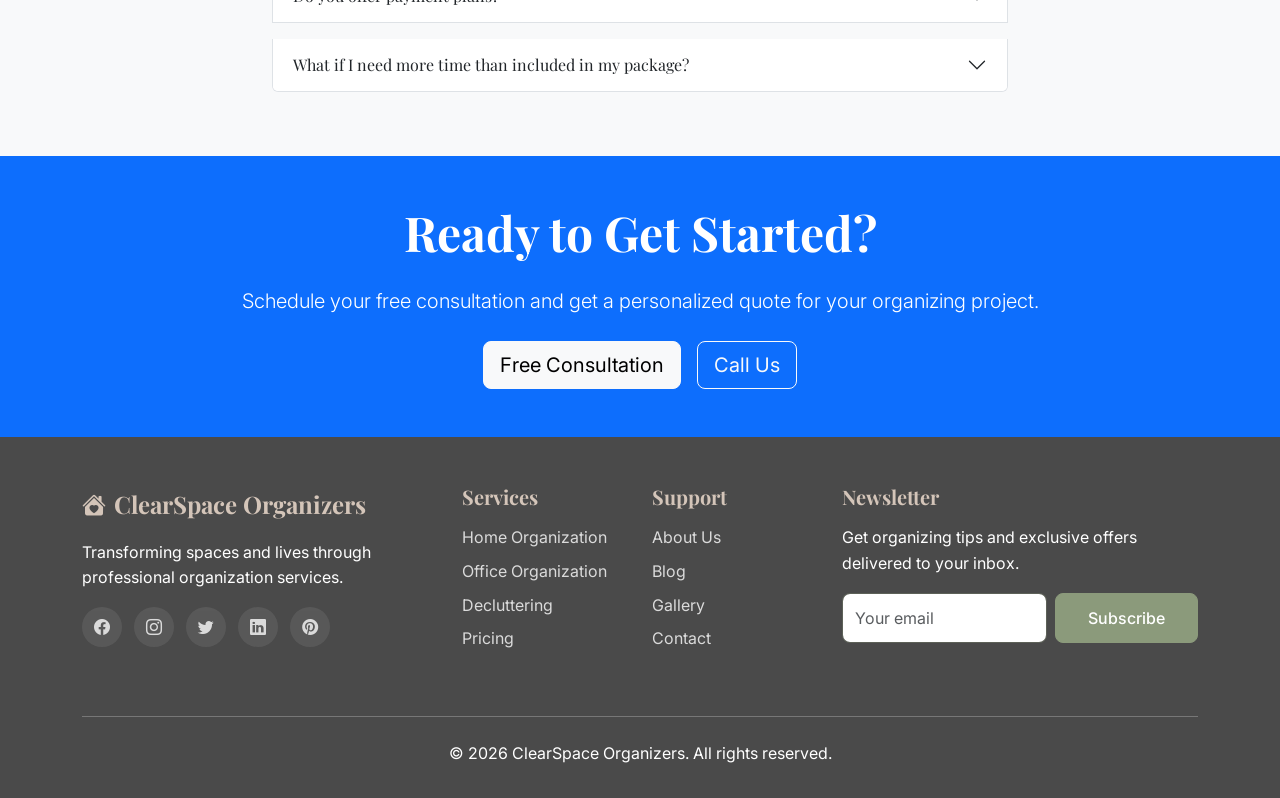
<file: pricing.html>
<!DOCTYPE html>
<html lang="en" data-theme="light">

<head>
    <meta charset="UTF-8">
    <meta name="viewport" content="width=device-width, initial-scale=1.0">
    <title>Pricing Plans - Professional Organizing Services | ClearSpace Organizers</title>
    <meta name="description"
        content="Affordable professional organizing service packages. Choose from Starter, Full Home Reset, or Premium Lifestyle plans to transform your space.">
    <meta name="keywords"
        content="organizing prices, professional organizer cost, home organization packages, decluttering services pricing">

    <!-- Bootstrap 5 CSS -->
    <link href="https://cdn.jsdelivr.net/npm/bootstrap@5.3.0/dist/css/bootstrap.min.css" rel="stylesheet">
    <!-- Bootstrap Icons -->
    <link rel="stylesheet" href="https://cdn.jsdelivr.net/npm/bootstrap-icons@1.11.0/font/bootstrap-icons.css">
    <!-- Custom CSS -->
    <link rel="stylesheet" href="assets/css/style.css">

    <!-- Favicon -->
    <link rel="icon" type="image/png" href="assets/images/favicon.png">
</head>

<body>


    <!-- Navigation -->
    <header>
        <nav class="navbar navbar-expand-xl fixed-top">
            <div class="container">
                <a class="navbar-brand" href="index.html">
                    <i class="bi bi-house-heart-fill me-2"></i>ClearSpace Organizers
                </a>
                <button class="navbar-toggler" type="button" data-bs-toggle="collapse" data-bs-target="#navbarNav">
                    <span class="navbar-toggler-icon"></span>
                </button>
                <div class="collapse navbar-collapse" id="navbarNav">
                    <ul class="navbar-nav mx-auto">
                        <li class="nav-item"><a class="nav-link" href="index.html">Home</a></li>
                        <li class="nav-item"><a class="nav-link" href="home-2.html">Home&nbsp;2</a></li>
                        <li class="nav-item"><a class="nav-link" href="about.html">About</a></li>
                        <li class="nav-item"><a class="nav-link" href="services.html">Services</a></li>
                        <li class="nav-item"><a class="nav-link" href="gallery.html">Gallery</a></li>
                        <li class="nav-item"><a class="nav-link active" href="pricing.html">Pricing</a></li>
                        <li class="nav-item"><a class="nav-link" href="blog.html">Blog</a></li>
                        <li class="nav-item"><a class="nav-link" href="contact.html">Contact</a></li>
                    </ul>
                    <div class="d-flex align-items-center">
                        <button class="theme-toggle me-3" id="themeToggle" aria-label="Toggle theme">
                            <i class="bi bi-moon-fill"></i>
                        </button>
                        <a href="login.html" class="btn btn-outline-primary btn-sm me-3">Login</a>
                        <a href="register.html" class="btn btn-primary btn-sm">Sign Up</a>
                    </div>
                </div>
            </div>
        </nav>
    </header>

    <!-- Main Content -->
    <main>
        <!-- Hero Section -->
        <section class="hero-section" style="background: linear-gradient(135deg, #8B9A7B, #D4C5B9); min-height: 50vh;">
            <div class="container">
                <div class="row align-items-center min-vh-50">
                    <div class="col-lg-8 mx-auto text-center hero-content">
                        <h1 class="display-4 fw-bold mb-4">Transparent Pricing Plans</h1>
                        <p class="lead mb-4">Choose the perfect organizing package for your needs and budget. No hidden
                            fees, just transformative results.</p>
                        <div class="d-flex justify-content-center gap-3 flex-wrap">
                            <a href="#packages" class="btn btn-light">View Packages</a>
                            <a href="contact.html" class="btn btn-outline-light">Get Quote</a>
                        </div>
                    </div>
                </div>
            </div>
        </section>

        <!-- Pricing Packages -->
        <section id="packages" class="section-padding">
            <div class="container">
                <div class="text-center mb-5 animate-on-scroll">
                    <h2 class="display-5 fw-bold">Service Packages</h2>
                    <p class="lead text-muted">Flexible options to suit every organizing need and budget</p>
                </div>

                <div class="row g-4 align-items-center">
                    <!-- Starter Package -->
                    <div class="col-lg-4 animate-on-scroll">
                        <div class="pricing-card">
                            <div class="text-center p-4">
                                <h3 class="mb-3">Starter Organizing</h3>
                                <div class="price mb-3">
                                    $499
                                    <span class="price-period">/room</span>
                                </div>
                                <p class="text-muted mb-4">Perfect for small spaces and first-time organizers</p>

                                <ul class="list-unstyled mb-4 text-start">
                                    <li class="mb-2"><i class="bi bi-check-circle-fill text-primary me-2"></i>4-hour
                                        organizing session</li>
                                    <li class="mb-2"><i class="bi bi-check-circle-fill text-primary me-2"></i>Single
                                        room organization</li>
                                    <li class="mb-2"><i class="bi bi-check-circle-fill text-primary me-2"></i>Basic
                                        decluttering</li>
                                    <li class="mb-2"><i class="bi bi-check-circle-fill text-primary me-2"></i>Storage
                                        assessment</li>
                                    <li class="mb-2"><i class="bi bi-check-circle-fill text-primary me-2"></i>Before &
                                        after photos</li>
                                    <li class="mb-2"><i
                                            class="bi bi-check-circle-fill text-primary me-2"></i>Maintenance tips</li>
                                    <li class="mb-2 text-muted"><i class="bi bi-x-circle me-2"></i>Custom storage
                                        solutions</li>
                                    <li class="mb-2 text-muted"><i class="bi bi-x-circle me-2"></i>Shopping assistance
                                    </li>
                                </ul>

                                <a href="contact.html" class="btn btn-outline-primary w-100">Get Started</a>
                            </div>
                        </div>
                    </div>

                    <!-- Full Home Reset (Featured) -->
                    <div class="col-lg-4 animate-on-scroll">
                        <div class="pricing-card featured">
                            <div class="text-center p-4">
                                <h3 class="mb-3">Full Home Reset</h3>
                                <div class="price mb-3">
                                    $1,999
                                    <span class="price-period">/package</span>
                                </div>
                                <p class="text-muted mb-4">Complete home transformation for maximum impact</p>

                                <ul class="list-unstyled mb-4 text-start">
                                    <li class="mb-2"><i class="bi bi-check-circle-fill text-primary me-2"></i>20-hour
                                        organizing package</li>
                                    <li class="mb-2"><i class="bi bi-check-circle-fill text-primary me-2"></i>Up to 4
                                        rooms included</li>
                                    <li class="mb-2"><i
                                            class="bi bi-check-circle-fill text-primary me-2"></i>Comprehensive
                                        decluttering</li>
                                    <li class="mb-2"><i class="bi bi-check-circle-fill text-primary me-2"></i>Custom
                                        storage solutions</li>
                                    <li class="mb-2"><i
                                            class="bi bi-check-circle-fill text-primary me-2"></i>Professional labeling
                                        system</li>
                                    <li class="mb-2"><i class="bi bi-check-circle-fill text-primary me-2"></i>Donation
                                        coordination</li>
                                    <li class="mb-2"><i class="bi bi-check-circle-fill text-primary me-2"></i>Shopping
                                        assistance</li>
                                    <li class="mb-2"><i class="bi bi-check-circle-fill text-primary me-2"></i>30-day
                                        follow-up</li>
                                </ul>

                                <a href="contact.html" class="btn btn-primary w-100">Most Popular</a>
                            </div>
                        </div>
                    </div>

                    <!-- Premium Lifestyle -->
                    <div class="col-lg-4 animate-on-scroll">
                        <div class="pricing-card">
                            <div class="text-center p-4">
                                <h3 class="mb-3">Premium Lifestyle</h3>
                                <div class="price mb-3">
                                    $3,999
                                    <span class="price-period">/package</span>
                                </div>
                                <p class="text-muted mb-4">Ultimate luxury organizing experience with ongoing support
                                </p>

                                <ul class="list-unstyled mb-4 text-start">
                                    <li class="mb-2"><i class="bi bi-check-circle-fill text-primary me-2"></i>40-hour
                                        organizing package</li>
                                    <li class="mb-2"><i class="bi bi-check-circle-fill text-primary me-2"></i>Entire
                                        home transformation</li>
                                    <li class="mb-2"><i class="bi bi-check-circle-fill text-primary me-2"></i>Luxury
                                        storage solutions</li>
                                    <li class="mb-2"><i class="bi bi-check-circle-fill text-primary me-2"></i>Custom
                                        organization systems</li>
                                    <li class="mb-2"><i class="bi bi-check-circle-fill text-primary me-2"></i>Digital
                                        organization included</li>
                                    <li class="mb-2"><i class="bi bi-check-circle-fill text-primary me-2"></i>Premium
                                        product sourcing</li>
                                    <li class="mb-2"><i class="bi bi-check-circle-fill text-primary me-2"></i>3-month
                                        maintenance plan</li>
                                    <li class="mb-2"><i class="bi bi-check-circle-fill text-primary me-2"></i>Priority
                                        scheduling</li>
                                </ul>

                                <a href="contact.html" class="btn btn-outline-primary w-100">Go Premium</a>
                            </div>
                        </div>
                    </div>
                </div>
            </div>
        </section>

        <!-- Additional Services -->
        <section class="section-padding bg-light">
            <div class="container">
                <div class="text-center mb-5 animate-on-scroll">
                    <h2 class="display-5 fw-bold">Additional Services</h2>
                    <p class="lead text-muted">Enhance your package with these specialized services</p>
                </div>

                <div class="row g-4">
                    <div class="col-md-6 col-lg-4 animate-on-scroll">
                        <div class="card border-0 shadow-sm h-100">
                            <div class="card-body text-center">
                                <div class="service-icon mx-auto mb-3">
                                    <i class="bi bi-clock-history"></i>
                                </div>
                                <h5 class="card-title">Maintenance Sessions</h5>
                                <div class="price mb-3">$150<span class="price-period">/hour</span></div>
                                <p class="card-text">Regular check-ins to keep your space organized and adapt systems to
                                    changing needs.</p>
                            </div>
                        </div>
                    </div>

                    <div class="col-md-6 col-lg-4 animate-on-scroll">
                        <div class="card border-0 shadow-sm h-100">
                            <div class="card-body text-center">
                                <div class="service-icon mx-auto mb-3">
                                    <i class="bi bi-laptop"></i>
                                </div>
                                <h5 class="card-title">Virtual Organizing</h5>
                                <div class="price mb-3">$125<span class="price-period">/hour</span></div>
                                <p class="card-text">Remote organizing sessions with expert guidance via video calls for
                                    clients anywhere.</p>
                            </div>
                        </div>
                    </div>

                    <div class="col-md-6 col-lg-4 animate-on-scroll">
                        <div class="card border-0 shadow-sm h-100">
                            <div class="card-body text-center">
                                <div class="service-icon mx-auto mb-3">
                                    <i class="bi bi-truck"></i>
                                </div>
                                <h5 class="card-title">Move Management</h5>
                                <div class="price mb-3">$2,500<span class="price-period">/package</span></div>
                                <p class="card-text">Complete moving services from packing to unpacking and setting up
                                    your new organized home.</p>
                            </div>
                        </div>
                    </div>
                </div>
            </div>
        </section>

        <!-- What's Included -->
        <section class="section-padding">
            <div class="container">
                <div class="text-center mb-5 animate-on-scroll">
                    <h2 class="display-5 fw-bold">What's Included in Every Package</h2>
                    <p class="lead text-muted">Comprehensive services that deliver lasting results</p>
                </div>

                <div class="row">
                    <div class="col-lg-6 mb-4 animate-on-scroll">
                        <div class="d-flex mb-3">
                            <div class="service-icon me-3">
                                <i class="bi bi-person-check"></i>
                            </div>
                            <div>
                                <h5>Professional Organizer</h5>
                                <p>Certified professional with years of experience in home transformation and
                                    organization.</p>
                            </div>
                        </div>
                    </div>

                    <div class="col-lg-6 mb-4 animate-on-scroll">
                        <div class="d-flex mb-3">
                            <div class="service-icon me-3">
                                <i class="bi bi-clipboard-check"></i>
                            </div>
                            <div>
                                <h5>Custom Assessment</h5>
                                <p>Detailed evaluation of your space, lifestyle, and organizing goals to create
                                    personalized solutions.</p>
                            </div>
                        </div>
                    </div>

                    <div class="col-lg-6 mb-4 animate-on-scroll">
                        <div class="d-flex mb-3">
                            <div class="service-icon me-3">
                                <i class="bi bi-archive"></i>
                            </div>
                            <div>
                                <h5>Decluttering Process</h5>
                                <p>Gentle, systematic approach to sorting and organizing your belongings with your input
                                    and approval.</p>
                            </div>
                        </div>
                    </div>

                    <div class="col-lg-6 mb-4 animate-on-scroll">
                        <div class="d-flex mb-3">
                            <div class="service-icon me-3">
                                <i class="bi bi-box-seam"></i>
                            </div>
                            <div>
                                <h5>Storage Solutions</h5>
                                <p>Custom storage recommendations and implementation to maximize your space efficiency.
                                </p>
                            </div>
                        </div>
                    </div>

                    <div class="col-lg-6 mb-4 animate-on-scroll">
                        <div class="d-flex mb-3">
                            <div class="service-icon me-3">
                                <i class="bi bi-tag"></i>
                            </div>
                            <div>
                                <h5>Labeling Systems</h5>
                                <p>Professional labeling and categorizing systems that make finding items effortless.
                                </p>
                            </div>
                        </div>
                    </div>

                    <div class="col-lg-6 mb-4 animate-on-scroll">
                        <div class="d-flex mb-3">
                            <div class="service-icon me-3">
                                <i class="bi bi-book"></i>
                            </div>
                            <div>
                                <h5>Educational Resources</h5>
                                <p>Comprehensive guide and training to help you maintain your newly organized space.</p>
                            </div>
                        </div>
                    </div>
                </div>
            </div>
        </section>

        <!-- FAQ Section -->
        <section class="section-padding bg-light">
            <div class="container">
                <div class="text-center mb-5 animate-on-scroll">
                    <h2 class="display-5 fw-bold">Pricing Questions</h2>
                    <p class="lead text-muted">Everything you need to know about our pricing</p>
                </div>

                <div class="row justify-content-center">
                    <div class="col-lg-8">
                        <div class="accordion" id="pricingFAQ">
                            <div class="accordion-item mb-3">
                                <h2 class="accordion-header">
                                    <button class="accordion-button" type="button" data-bs-toggle="collapse"
                                        data-bs-target="#faq1">
                                        Are there any hidden fees or additional costs?
                                    </button>
                                </h2>
                                <div id="faq1" class="accordion-collapse collapse show" data-bs-parent="#pricingFAQ">
                                    <div class="accordion-body">
                                        No hidden fees! Our pricing is transparent and includes everything listed in
                                        each package. Any additional services or products will be discussed and approved
                                        by you before implementation.
                                    </div>
                                </div>
                            </div>

                            <div class="accordion-item mb-3">
                                <h2 class="accordion-header">
                                    <button class="accordion-button collapsed" type="button" data-bs-toggle="collapse"
                                        data-bs-target="#faq2">
                                        Do you offer payment plans?
                                    </button>
                                </h2>
                                <div id="faq2" class="accordion-collapse collapse" data-bs-parent="#pricingFAQ">
                                    <div class="accordion-body">
                                        Yes! We offer flexible payment plans for packages over $1,000. Contact us to
                                        discuss payment options that work for your budget.
                                    </div>
                                </div>
                            </div>

                            <div class="accordion-item mb-3">
                                <h2 class="accordion-header">
                                    <button class="accordion-button collapsed" type="button" data-bs-toggle="collapse"
                                        data-bs-target="#faq3">
                                        What if I need more time than included in my package?
                                    </button>
                                </h2>
                                <div id="faq3" class="accordion-collapse collapse" data-bs-parent="#pricingFAQ">
                                    <div class="accordion-body">
                                        Additional hours can be added at our standard hourly rate of $150. We'll always
                                        communicate if we think additional time might be needed.
                                    </div>
                                </div>
                            </div>
                        </div>
                    </div>
                </div>
            </div>
        </section>

        <!-- CTA Section -->
        <section class="section-padding bg-primary text-white">
            <div class="container text-center">
                <h2 class="display-5 fw-bold mb-4">Ready to Get Started?</h2>
                <p class="lead mb-4">Schedule your free consultation and get a personalized quote for your organizing
                    project.</p>
                <div class="d-flex justify-content-center gap-3 flex-wrap">
                    <a href="contact.html" class="btn btn-light btn-lg">Free Consultation</a>
                    <a href="tel:+1234567890" class="btn btn-outline-light btn-lg">Call Us</a>
                </div>
            </div>
        </section>
    </main>

    <!-- Footer -->
    <footer class="footer">
        <div class="container">
            <div class="row">
                <div class="col-lg-4 mb-4">
                    <a href="index.html" class="navbar-brand d-block mb-3"><i
                            class="bi bi-house-heart-fill me-2"></i>ClearSpace Organizers</a>
                    <p class="mb-3">Transforming spaces and lives through professional organization services.</p>
                    <div class="social-icons">
                        <a href="#" aria-label="Facebook"><i class="bi bi-facebook"></i></a>
                        <a href="#" aria-label="Instagram"><i class="bi bi-instagram"></i></a>
                        <a href="#" aria-label="Twitter"><i class="bi bi-twitter"></i></a>
                        <a href="#" aria-label="LinkedIn"><i class="bi bi-linkedin"></i></a>
                        <a href="#" aria-label="Pinterest"><i class="bi bi-pinterest"></i></a>
                    </div>
                </div>
                <div class="col-lg-2 col-md-6 mb-4">
                    <h5>Services</h5>
                    <ul class="list-unstyled">
                        <li class="mb-2"><a href="services.html">Home Organization</a></li>
                        <li class="mb-2"><a href="services.html">Office Organization</a></li>
                        <li class="mb-2"><a href="services.html">Decluttering</a></li>
                        <li class="mb-2"><a href="pricing.html">Pricing</a></li>
                    </ul>
                </div>
                <div class="col-lg-2 col-md-6 mb-4">
                    <h5>Support</h5>
                    <ul class="list-unstyled">
                        <li class="mb-2"><a href="about.html">About Us</a></li>
                        <li class="mb-2"><a href="blog.html">Blog</a></li>
                        <li class="mb-2"><a href="gallery.html">Gallery</a></li>
                        <li class="mb-2"><a href="contact.html">Contact</a></li>
                    </ul>
                </div>
                <div class="col-lg-4 mb-4">
                    <h5>Newsletter</h5>
                    <p class="mb-3">Get organizing tips and exclusive offers delivered to your inbox.</p>
                    <form class="d-flex">
                        <input type="email" class="form-control me-2" placeholder="Your email" required>
                        <button type="submit" class="btn btn-primary">Subscribe</button>
                    </form>
                </div>
            </div>
            <hr class="my-4 bg-white">
            <div class="text-center">
                <p class="mb-0">&copy; 2026 ClearSpace Organizers. All rights reserved.</p>
            </div>
        </div>
    </footer>

    <!-- Back to Top Button -->
    <button class="back-to-top" id="backToTop" aria-label="Back to top">
        <i class="bi bi-arrow-up"></i>
    </button>

    <!-- Bootstrap 5 JS -->
    <script src="https://cdn.jsdelivr.net/npm/bootstrap@5.3.0/dist/js/bootstrap.bundle.min.js"></script>
    <!-- Custom JS -->
    <script src="assets/js/main.js"></script>
</body>

</html>
</file>
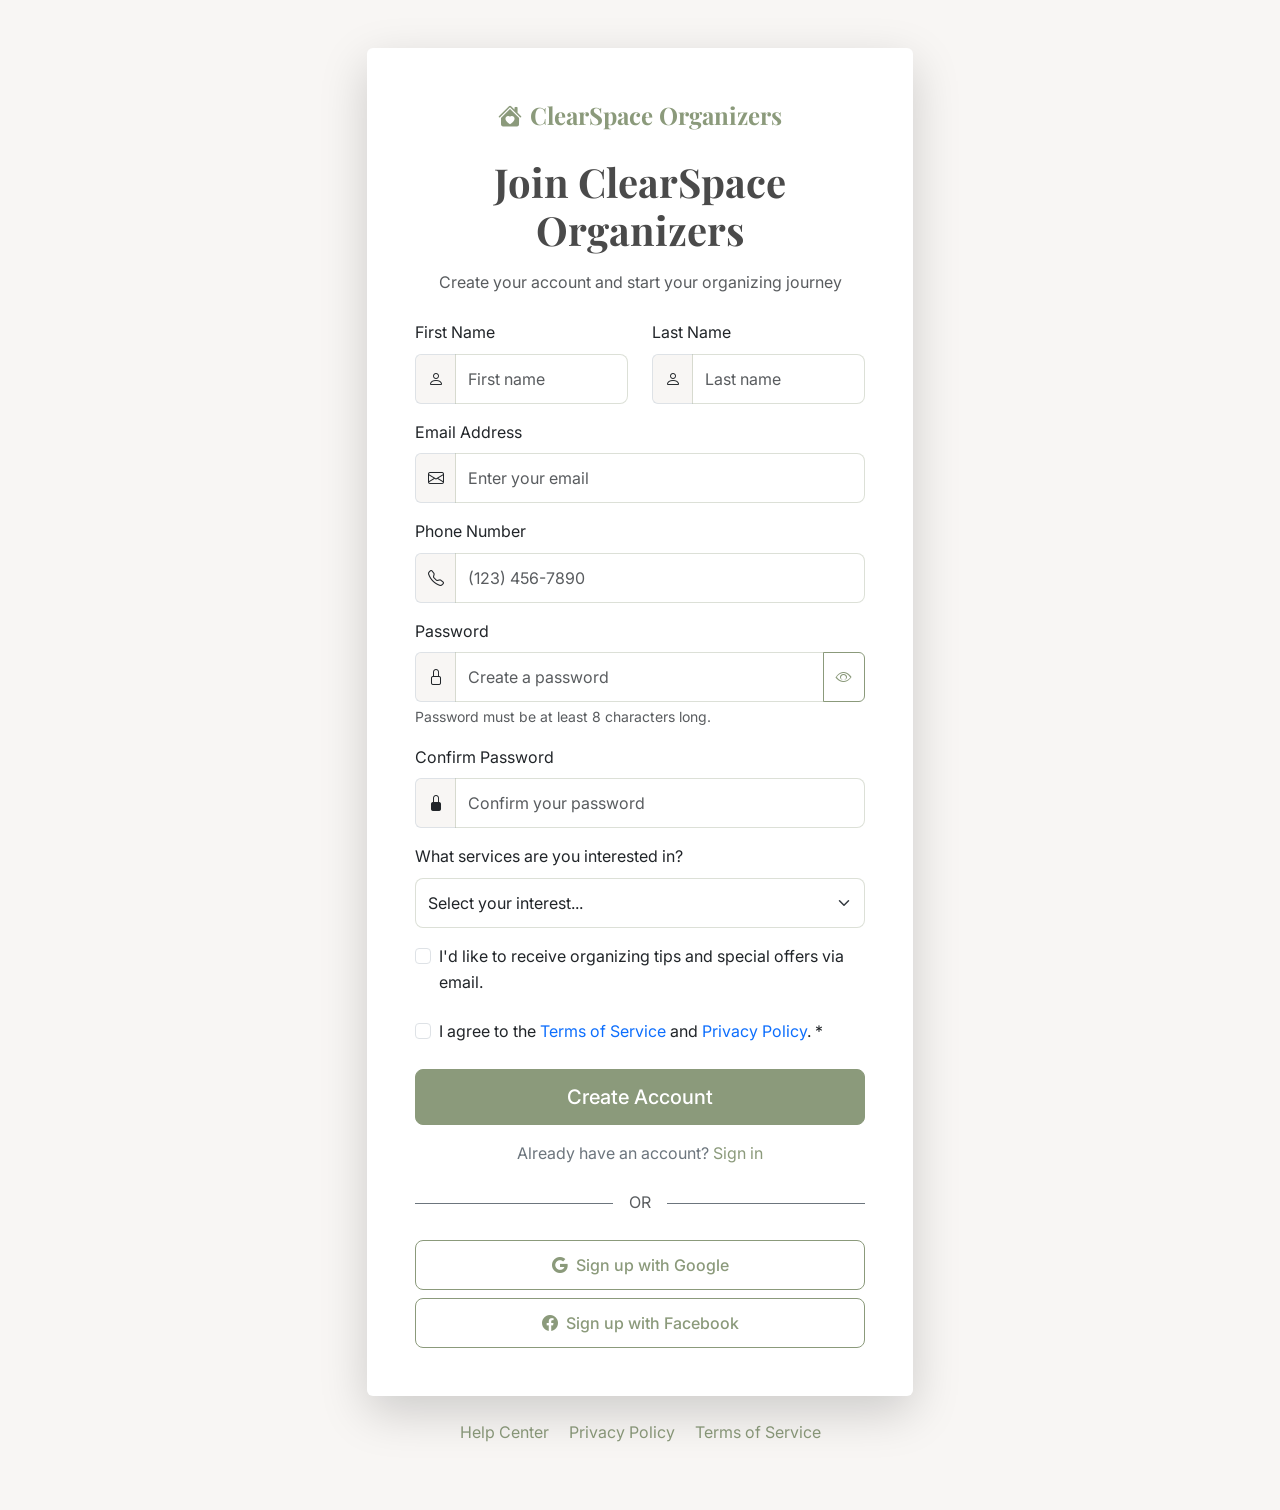
<file: register.html>
<!DOCTYPE html>
<html lang="en" data-theme="light">

<head>
    <meta charset="UTF-8">
    <meta name="viewport" content="width=device-width, initial-scale=1.0">
    <title>Sign Up - ClearSpace Organizers</title>
    <meta name="description"
        content="Create your ClearSpace Organizers account to access exclusive organizing tips, book appointments, and track your transformation journey.">
    <meta name="keywords" content="sign up, register, create account, join clearspace organizers">

    <!-- Bootstrap 5 CSS -->
    <link href="https://cdn.jsdelivr.net/npm/bootstrap@5.3.0/dist/css/bootstrap.min.css" rel="stylesheet">
    <!-- Bootstrap Icons -->
    <link rel="stylesheet" href="https://cdn.jsdelivr.net/npm/bootstrap-icons@1.11.0/font/bootstrap-icons.css">
    <!-- Custom CSS -->
    <link rel="stylesheet" href="assets/css/style.css">

    <!-- Favicon -->
    <link rel="icon" type="image/png" href="assets/images/favicon.png">
</head>

<body>



    <!-- Main Content -->
    <main>
        <!-- Register Section -->
        <section class="section-padding register-section">
            <div class="container">
                <div class="row justify-content-center">
                    <div class="col-lg-6 col-md-8">
                        <div class="card border-0 shadow-lg">
                            <div class="card-body p-5">
                                <!-- Logo and Title -->
                                <div class="text-center mb-4">
                                    <a href="index.html" class="navbar-brand mb-4 d-inline-block">
                                        <i class="bi bi-house-heart-fill me-2"></i>ClearSpace Organizers
                                    </a>
                                    <h2 class="fw-bold">Join ClearSpace Organizers</h2>
                                    <p class="text-muted">Create your account and start your organizing journey</p>
                                </div>

                                <!-- Registration Form -->
                                <form class="needs-validation" novalidate>
                                    <div class="row">
                                        <div class="col-md-6 mb-3">
                                            <label for="firstName" class="form-label">First Name</label>
                                            <div class="input-group">
                                                <span class="input-group-text">
                                                    <i class="bi bi-person"></i>
                                                </span>
                                                <input type="text" class="form-control" id="firstName"
                                                    placeholder="First name" required>
                                            </div>
                                            <div class="invalid-feedback">
                                                Please enter your first name.
                                            </div>
                                        </div>
                                        <div class="col-md-6 mb-3">
                                            <label for="lastName" class="form-label">Last Name</label>
                                            <div class="input-group">
                                                <span class="input-group-text">
                                                    <i class="bi bi-person"></i>
                                                </span>
                                                <input type="text" class="form-control" id="lastName"
                                                    placeholder="Last name" required>
                                            </div>
                                            <div class="invalid-feedback">
                                                Please enter your last name.
                                            </div>
                                        </div>
                                    </div>

                                    <div class="mb-3">
                                        <label for="email" class="form-label">Email Address</label>
                                        <div class="input-group">
                                            <span class="input-group-text">
                                                <i class="bi bi-envelope"></i>
                                            </span>
                                            <input type="email" class="form-control" id="email"
                                                placeholder="Enter your email" required>
                                        </div>
                                        <div class="invalid-feedback">
                                            Please enter a valid email address.
                                        </div>
                                    </div>

                                    <div class="mb-3">
                                        <label for="phone" class="form-label">Phone Number</label>
                                        <div class="input-group">
                                            <span class="input-group-text">
                                                <i class="bi bi-telephone"></i>
                                            </span>
                                            <input type="tel" class="form-control" id="phone"
                                                placeholder="(123) 456-7890" required>
                                        </div>
                                        <div class="invalid-feedback">
                                            Please enter your phone number.
                                        </div>
                                    </div>

                                    <div class="mb-3">
                                        <label for="password" class="form-label">Password</label>
                                        <div class="input-group">
                                            <span class="input-group-text">
                                                <i class="bi bi-lock"></i>
                                            </span>
                                            <input type="password" class="form-control" id="password"
                                                placeholder="Create a password" required minlength="8">
                                            <button class="btn btn-outline-secondary" type="button" id="togglePassword">
                                                <i class="bi bi-eye" id="toggleIcon"></i>
                                            </button>
                                        </div>
                                        <div class="form-text">Password must be at least 8 characters long.</div>
                                        <div class="invalid-feedback">
                                            Please enter a password (minimum 8 characters).
                                        </div>
                                    </div>

                                    <div class="mb-3">
                                        <label for="confirmPassword" class="form-label">Confirm Password</label>
                                        <div class="input-group">
                                            <span class="input-group-text">
                                                <i class="bi bi-lock-fill"></i>
                                            </span>
                                            <input type="password" class="form-control" id="confirmPassword"
                                                placeholder="Confirm your password" required>
                                        </div>
                                        <div class="invalid-feedback">
                                            Passwords do not match.
                                        </div>
                                    </div>

                                    <div class="mb-3">
                                        <label for="interest" class="form-label">What services are you interested
                                            in?</label>
                                        <select class="form-select" id="interest" required>
                                            <option value="">Select your interest...</option>
                                            <option value="home">Home Organization</option>
                                            <option value="office">Office Organization</option>
                                            <option value="closet">Closet Organization</option>
                                            <option value="decluttering">Decluttering</option>
                                            <option value="storage">Storage Solutions</option>
                                            <option value="maintenance">Maintenance Plans</option>
                                            <option value="virtual">Virtual Organizing</option>
                                            <option value="other">Other</option>
                                        </select>
                                        <div class="invalid-feedback">
                                            Please select an area of interest.
                                        </div>
                                    </div>

                                    <div class="mb-4">
                                        <div class="form-check">
                                            <input class="form-check-input" type="checkbox" id="newsletter">
                                            <label class="form-check-label" for="newsletter">
                                                I'd like to receive organizing tips and special offers via email.
                                            </label>
                                        </div>
                                    </div>

                                    <div class="mb-4">
                                        <div class="form-check">
                                            <input class="form-check-input" type="checkbox" id="terms" required>
                                            <label class="form-check-label" for="terms">
                                                I agree to the <a href="#" class="text-primary">Terms of Service</a> and
                                                <a href="#" class="text-primary">Privacy Policy</a>. *
                                            </label>
                                            <div class="invalid-feedback">
                                                You must agree to the terms and conditions.
                                            </div>
                                        </div>
                                    </div>

                                    <button type="submit" class="btn btn-primary btn-lg w-100 mb-3">Create
                                        Account</button>

                                    <div class="text-center">
                                        <p class="mb-0">Already have an account? <a href="login.html"
                                                class="text-decoration-none">Sign in</a></p>
                                    </div>
                                </form>

                                <!-- Divider -->
                                <div class="divider my-4">
                                    <span class="text-muted">OR</span>
                                </div>

                                <!-- Social Registration -->
                                <div class="d-grid gap-2">
                                    <button class="btn btn-outline-primary" type="button">
                                        <i class="bi bi-google me-2"></i>Sign up with Google
                                    </button>
                                    <button class="btn btn-outline-primary" type="button">
                                        <i class="bi bi-facebook me-2"></i>Sign up with Facebook
                                    </button>
                                </div>

                                <!-- Success Message (Hidden by default) -->
                                <div class="alert alert-success mt-3 d-none" id="successMessage">
                                    <i class="bi bi-check-circle me-2"></i>
                                    Account created successfully! Check your email to verify your account.
                                </div>

                                <!-- Error Message (Hidden by default) -->
                                <div class="alert alert-danger mt-3 d-none" id="errorMessage">
                                    <i class="bi bi-exclamation-triangle me-2"></i>
                                    Registration failed. Please try again.
                                </div>
                            </div>
                        </div>

                        <!-- Help Links -->
                        <div class="text-center mt-4">
                            <p class="text-muted">
                                <a href="#" class="text-decoration-none me-3">Help Center</a>
                                <a href="#" class="text-decoration-none me-3">Privacy Policy</a>
                                <a href="#" class="text-decoration-none">Terms of Service</a>
                            </p>
                        </div>
                    </div>
                </div>
            </div>
        </section>
    </main>

    <!-- Back to Top Button -->
    <button class="back-to-top" id="backToTop" aria-label="Back to top">
        <i class="bi bi-arrow-up"></i>
    </button>

    <!-- Bootstrap 5 JS -->
    <script src="https://cdn.jsdelivr.net/npm/bootstrap@5.3.0/dist/js/bootstrap.bundle.min.js"></script>
    <!-- Custom JS -->
    <script src="assets/js/main.js"></script>

    <style>
        .divider {
            position: relative;
            text-align: center;
        }

        .divider::before {
            content: '';
            position: absolute;
            top: 50%;
            left: 0;
            right: 0;
            height: 1px;
            background: var(--gray-color);
        }

        .divider span {
            background: var(--white-color);
            padding: 0 1rem;
            position: relative;
            z-index: 1;
        }

        [data-theme="dark"] .divider span {
            background: var(--dark-color);
        }

        .input-group-text {
            background: var(--light-color);
            border-right: none;
        }

        .form-control:focus {
            border-color: var(--primary-color);
            box-shadow: 0 0 0 0.2rem rgba(139, 154, 123, 0.25);
        }

        .btn-outline-secondary {
            border-color: var(--primary-color);
            color: var(--primary-color);
        }

        .btn-outline-secondary:hover {
            background: var(--primary-color);
            border-color: var(--primary-color);
            color: var(--white-color);
        }
    </style>

    <script>
        // Toggle password visibility
        document.getElementById('togglePassword').addEventListener('click', function () {
            const passwordInput = document.getElementById('password');
            const toggleIcon = document.getElementById('toggleIcon');

            if (passwordInput.type === 'password') {
                passwordInput.type = 'text';
                toggleIcon.className = 'bi bi-eye-slash';
            } else {
                passwordInput.type = 'password';
                toggleIcon.className = 'bi bi-eye';
            }
        });

        // Password confirmation validation
        document.getElementById('confirmPassword').addEventListener('input', function () {
            const password = document.getElementById('password').value;
            const confirmPassword = this.value;

            if (password !== confirmPassword) {
                this.setCustomValidity('Passwords do not match');
            } else {
                this.setCustomValidity('');
            }
        });

        // Form validation and submission
        document.querySelector('.needs-validation').addEventListener('submit', function (event) {
            event.preventDefault();
            event.stopPropagation();

            const successMessage = document.getElementById('successMessage');
            const errorMessage = document.getElementById('errorMessage');

            // Hide any existing messages
            successMessage.classList.add('d-none');
            errorMessage.classList.add('d-none');

            if (this.checkValidity()) {
                // Simulate successful registration
                successMessage.classList.remove('d-none');
                this.reset();
                this.classList.remove('was-validated');

                // Scroll to success message
                successMessage.scrollIntoView({ behavior: 'smooth' });
            } else {
                // Show error message
                errorMessage.classList.remove('d-none');
            }

            this.classList.add('was-validated');
        }, false);

        // Social registration handlers
        document.querySelectorAll('.btn-outline-primary').forEach(button => {
            if (button.textContent.includes('Google') || button.textContent.includes('Facebook')) {
                button.addEventListener('click', function () {
                    const successMessage = document.getElementById('successMessage');
                    successMessage.textContent = `Creating account with ${this.textContent.includes('Google') ? 'Google' : 'Facebook'}...`;
                    successMessage.classList.remove('d-none');

                    setTimeout(() => {
                        successMessage.textContent = 'Account created successfully! Check your email to verify your account.';
                    }, 1500);
                });
            }
        });

        // Phone number formatting
        document.getElementById('phone').addEventListener('input', function (e) {
            let value = e.target.value.replace(/\D/g, '');
            if (value.length > 0) {
                if (value.length <= 3) {
                    value = `(${value}`;
                } else if (value.length <= 6) {
                    value = `(${value.slice(0, 3)}) ${value.slice(3)}`;
                } else {
                    value = `(${value.slice(0, 3)}) ${value.slice(3, 6)}-${value.slice(6, 10)}`;
                }
            }
            e.target.value = value;
        });
    </script>
</body>

</html>
</file>
<file: assets/css/style.css>
/* ==================== IMPORTS ==================== */
@import url('https://fonts.googleapis.com/css2?family=Playfair+Display:wght@400;700&family=Inter:wght@300;400;500;600;700&display=swap');

/* ==================== CSS VARIABLES ==================== */
:root {
  /* Colors */
  --primary-color: #8B9A7B;
  /* Soft Sage Green */
  --secondary-color: #D4C5B9;
  /* Warm Beige/Light Taupe */
  --accent-color: #4A4A4A;
  /* Elegant Charcoal/Dark Gray */
  --light-color: #F8F6F4;
  --dark-color: #2C2C2C;
  --white-color: #FFFFFF;
  --gray-color: #6C757D;

  /* Typography */
  --primary-font: 'Inter', sans-serif;
  --secondary-font: 'Playfair Display', serif;

  /* Spacing */
  --spacing-xs: 0.5rem;
  --spacing-sm: 1rem;
  --spacing-md: 2rem;
  --spacing-lg: 3rem;
  --spacing-xl: 4rem;

  /* Border Radius */
  --border-radius-sm: 0.375rem;
  --border-radius-md: 0.5rem;
  --border-radius-lg: 1rem;

  /* Shadows */
  --shadow-sm: 0 1px 3px rgba(0, 0, 0, 0.1);
  --shadow-md: 0 4px 6px rgba(0, 0, 0, 0.1);
  --shadow-lg: 0 10px 25px rgba(0, 0, 0, 0.1);

  /* Transitions */
  --transition: all 0.3s ease;
}

/* ==================== DARK MODE VARIABLES ==================== */
/* ==================== DARK MODE VARIABLES ==================== */
body.dark {
  --primary-color: #9AAB8B;
  --secondary-color: #4A4A4A;
  /* Darker secondary for contrast */
  --accent-color: #F0F0F0;
  --light-color: #121212;
  /* Deep dark background */
  --dark-color: #E0E0E0;
  /* Light text */
  --white-color: #1E1E1E;
  /* Dark component bg */
  --gray-color: #B0B0B0;
}

/* ==================== DARK MODE OVERRIDES ==================== */
body.dark h1,
body.dark h2,
body.dark h3,
body.dark h4,
body.dark h5,
body.dark h6 {
  color: var(--accent-color) !important;
}

body.dark p,
body.dark span,
body.dark li {
  color: var(--dark-color);
}

body.dark a {
  color: #B8C9A9;
  /* Lighter Sage for links */
}

body.dark a:hover {
  color: #FFFFFF;
}

/* Dark Mode - Header/Nav */
body.dark .navbar {
  background-color: #1E1E1E !important;
  border-bottom: 1px solid #333;
}

body.dark .navbar-brand {
  color: #9AAB8B !important;
}

body.dark .navbar-nav .nav-link {
  color: #E0E0E0 !important;
}

body.dark .navbar-nav .nav-link:hover {
  color: #9AAB8B !important;
}

body.dark .navbar-nav .nav-link.active {
  color: #9AAB8B !important;
  font-weight: 600;
  border-bottom: 2px solid #9AAB8B;
  padding-bottom: 5px;
}

body.dark .navbar .btn-primary {
  color: #FFFFFF !important;
}

body.dark .navbar .btn-outline-primary {
  color: #E0E0E0 !important;
  border-color: #9AAB8B;
}

body.dark .navbar .btn-outline-primary:hover {
  color: #1E1E1E !important;
  background-color: #9AAB8B;
  border-color: #9AAB8B;
}

/* Dark Mode - Hero Section */
body.dark .hero-section {
  background: linear-gradient(135deg, #1a1a1a, #2c2c2c);
  color: #E0E0E0;
}

body.dark .hero-section h1,
body.dark .hero-section p {
  color: #FFFFFF !important;
}

body.dark .hero-section .btn-outline-light:hover {
  color: #000000 !important;
  background-color: #FFFFFF !important;
  border-color: #FFFFFF !important;
}

body.dark .btn-primary:hover {
  color: #000000 !important;
}

/* Dark Mode - Footer */
body.dark .footer {
  background-color: #000000;
  color: #B0B0B0;
  border-top: 1px solid #333;
}

body.dark .footer h5 {
  color: #FFFFFF;
}

body.dark .footer a {
  color: #B0B0B0;
  opacity: 1;
}

body.dark .footer a:hover {
  color: #9AAB8B;
}

body.dark .form-control,
body.dark .form-select {
  background-color: #2C2C2C;
  border-color: #444;
  color: #E0E0E0;
}

body.dark .form-control:focus {
  background-color: #333;
  color: #FFFFFF;
}

body.dark .card {
  background-color: #1E1E1E;
  border-color: #333;
}

body.dark .service-card,
body.dark .pricing-card,
body.dark .blog-card {
  background-color: #1E1E1E;
  border: 1px solid #333;
}

body.dark .accordion-button {
  background-color: #1E1E1E;
  color: #E0E0E0;
}

body.dark .accordion-button:not(.collapsed) {
  background-color: #2C2C2C;
  color: #9AAB8B;
}

body.dark .accordion-item {
  background-color: #1E1E1E;
  border-color: #333;
}

body.dark .accordion-body {
  color: #E0E0E0;
}

/* Dark Mode - Bootstrap Utility Overrides */
body.dark .bg-light {
  background-color: #1E1E1E !important;
  color: #E0E0E0;
}

body.dark .bg-white {
  background-color: #121212 !important;
}

body.dark .text-muted {
  color: #B0B0B0 !important;
}

body.dark .form-label {
  color: #E0E0E0;
}

body.dark .input-group-text {
  background-color: #2C2C2C;
  border-color: #444;
  color: #E0E0E0;
}

body.dark .form-check-label {
  color: #E0E0E0;
}

body.dark .divider span {
  background-color: #1E1E1E !important;
  color: #B0B0B0;
  padding: 0 10px;
}

body.dark .divider::after {
  background: #444;
}

body.dark .text-dark {
  color: #E0E0E0 !important;
}

body.dark a.text-dark:hover {
  color: var(--primary-color) !important;
}

body.dark ::placeholder {
  color: #888 !important;
  opacity: 1;
  /* Firefox */
}



body.dark .border-light {
  border-color: #333 !important;
}

body.dark .shadow-sm,
body.dark .shadow,
body.dark .shadow-lg {
  box-shadow: 0 4px 6px rgba(0, 0, 0, 0.3) !important;
}

/* Specific Fixes for Stats/Counters */
body.dark .stat-item h3 {
  color: #9AAB8B !important;
  /* Ensure primary color visibility */
}

body.dark .review-card,
body.dark .feature-box {
  background-color: #1E1E1E;
  border: 1px solid #333;
}

/* ==================== GLOBAL STYLES ==================== */
* {
  margin: 0;
  padding: 0;
  box-sizing: border-box;
}

html {
  scroll-behavior: smooth;
}

body {
  font-family: var(--primary-font);
  font-size: 16px;
  line-height: 1.6;
  color: var(--dark-color);
  background-color: var(--light-color);
  transition: var(--transition);
}

/* ==================== TYPOGRAPHY ==================== */
h1,
h2,
h3,
h4,
h5,
h6 {
  font-family: var(--secondary-font);
  font-weight: 700;
  color: var(--accent-color);
  margin-bottom: var(--spacing-sm);
  line-height: 1.2;
}

h1 {
  font-size: 3rem;
}

h2 {
  font-size: 2.5rem;
}

h3 {
  font-size: 2rem;
}

h4 {
  font-size: 1.5rem;
}

h5 {
  font-size: 1.25rem;
}

h6 {
  font-size: 1.125rem;
}

p {
  margin-bottom: var(--spacing-sm);
  color: var(--gray-color);
}

a {
  color: var(--primary-color);
  text-decoration: none;
  transition: var(--transition);
}

a:hover {
  color: var(--accent-color);
}

/* ==================== CONTRAST FIXES ==================== */
.bg-primary h1,
.bg-primary h2,
.bg-primary h3,
.bg-primary h4,
.bg-primary h5,
.bg-primary h6,
.bg-primary p,
.bg-primary .lead,
.bg-primary span,
.bg-primary small,
.bg-primary li {
  color: var(--white-color) !important;
}

/* Ensure form controls inside bg-primary maintain their text color */
.bg-primary .form-control {
  color: var(--dark-color) !important;
}

/* ==================== BOOTSTRAP OVERRIDES ==================== */
.btn-primary {
  background-color: var(--primary-color);
  border-color: var(--primary-color);
  color: var(--white-color);
  font-weight: 500;
  padding: 0.75rem 2rem;
  border-radius: var(--border-radius-md);
  transition: var(--transition);
}

.btn-primary:hover {
  background-color: var(--accent-color);
  border-color: var(--accent-color);
  transform: translateY(-2px);
  box-shadow: var(--shadow-md);
}

.btn-outline-primary {
  border-color: var(--primary-color);
  color: var(--primary-color);
  font-weight: 500;
  padding: 0.75rem 2rem;
  border-radius: var(--border-radius-md);
  transition: var(--transition);
}

.btn-outline-primary:hover {
  background-color: var(--primary-color);
  border-color: var(--primary-color);
  color: var(--white-color);
  transform: translateY(-2px);
  box-shadow: var(--shadow-md);
}

.navbar {
  background-color: var(--white-color) !important;
  box-shadow: var(--shadow-sm);
  transition: var(--transition);
  padding: 0.75rem 0;
}

@media (min-width: 1200px) {
  .navbar .container {
    max-width: 95%;
  }
}

.navbar-brand {
  font-family: var(--secondary-font);
  font-size: 1.5rem !important;
  font-weight: 700;
  color: var(--primary-color) !important;
}

.navbar-nav .nav-link {
  color: var(--accent-color) !important;
  font-weight: 500;
  margin: 0 0.5rem;
  transition: var(--transition);
  white-space: nowrap;
}

.navbar .d-flex.align-items-center {
  gap: 0.75rem;
}

.navbar .d-flex.align-items-center .theme-toggle,
.navbar .d-flex.align-items-center .btn {
  margin-right: 0 !important;
}

@media (min-width: 992px) and (max-width: 1250px) {
  .navbar .container {
    position: relative;
  }

  .navbar-collapse {
    justify-content: flex-end;
  }

  .navbar-nav.mx-auto {
    position: absolute;
    left: 50%;
    top: 50%;
    transform: translate(-50%, -50%);
    margin: 0 !important;
  }

  .navbar-nav .nav-link {
    margin: 0 0.1rem;
    font-size: 0.9rem;
    padding-left: 0.3rem !important;
    padding-right: 0.3rem !important;
  }
}

.navbar-nav .nav-link:hover {
  color: var(--primary-color) !important;
}

.navbar-nav .nav-link.active {
  color: var(--primary-color) !important;
  font-weight: 600;
  border-bottom: 2px solid var(--primary-color);
  padding-bottom: 5px;
}

/* ==================== CUSTOM COMPONENTS ==================== */
.hero-section {
  background: linear-gradient(135deg, var(--primary-color), var(--secondary-color));
  color: var(--white-color);
  padding: var(--spacing-xl) 0;
  min-height: 100vh;
  display: flex;
  align-items: center;
  position: relative;
  overflow: hidden;
}

.hero-section::before {
  content: '';
  position: absolute;
  top: 0;
  left: 0;
  right: 0;
  bottom: 0;
  background: rgba(0, 0, 0, 0.1);
  z-index: 1;
}

.hero-content {
  position: relative;
  z-index: 2;
}

.hero-section p {
  color: var(--dark-color);
  font-weight: 500;
}

.section-padding {
  padding: var(--spacing-lg) 0;
}

.service-card {
  background: var(--white-color);
  border-radius: var(--border-radius-lg);
  padding: var(--spacing-md);
  box-shadow: var(--shadow-sm);
  transition: var(--transition);
  height: 100%;
  border: 1px solid rgba(139, 154, 123, 0.1);
  display: flex;
  flex-direction: column;
}

.service-card .btn {
  margin-top: auto;
}

.service-card:hover {
  transform: translateY(-5px);
  box-shadow: var(--shadow-lg);
  border-color: var(--primary-color);
}

.service-icon {
  width: 60px;
  height: 60px;
  background: linear-gradient(135deg, var(--primary-color), var(--secondary-color));
  border-radius: 50%;
  display: flex;
  align-items: center;
  justify-content: center;
  margin-bottom: var(--spacing-sm);
  color: var(--white-color);
  font-size: 1.5rem;
}

.testimonial-card {
  background: var(--white-color);
  border-radius: var(--border-radius-lg);
  padding: var(--spacing-md);
  box-shadow: var(--shadow-sm);
  margin-bottom: var(--spacing-md);
  border-left: 4px solid var(--primary-color);
}

.rating {
  color: #FFC107;
  margin-bottom: var(--spacing-sm);
}

.footer {
  background-color: var(--accent-color);
  color: var(--white-color);
  padding: var(--spacing-lg) 0 var(--spacing-md);
}

.footer p {
  color: inherit;
}

.footer .navbar-brand {
  color: #D4C5B9 !important;
  opacity: 1;
}

.footer h5 {
  color: var(--secondary-color);
  margin-bottom: var(--spacing-sm);
}

.footer a {
  color: var(--white-color);
  opacity: 0.8;
}

.footer a:hover {
  opacity: 1;
  color: var(--secondary-color);
}

.social-icons a {
  display: inline-block;
  width: 40px;
  height: 40px;
  background: rgba(255, 255, 255, 0.1);
  border-radius: 50%;
  text-align: center;
  line-height: 40px;
  margin-right: var(--spacing-xs);
  transition: var(--transition);
}

.social-icons a:hover {
  background: var(--primary-color);
  transform: translateY(-3px);
}

/* ==================== THEME TOGGLE ==================== */
.theme-toggle {
  background: var(--primary-color);
  color: var(--white-color);
  border: none;
  border-radius: 50%;
  width: 35px;
  height: 35px;
  display: flex;
  align-items: center;
  justify-content: center;
  cursor: pointer;
  box-shadow: var(--shadow-sm);
  transition: var(--transition);
  font-size: 0.875rem;
}

.theme-toggle:hover {
  background: var(--accent-color);
  transform: scale(1.1);
}

/* ==================== NAVBAR BUTTONS ==================== */
.navbar .btn-sm {
  padding: 0.375rem 0.75rem;
  font-size: 0.875rem;
  border-radius: 0.375rem;
}

.navbar .btn-primary {
  margin-left: 0;
}

/* ==================== BACK TO TOP ==================== */
.back-to-top {
  position: fixed;
  bottom: 30px;
  right: 30px;
  background: var(--primary-color);
  color: var(--white-color);
  border: none;
  border-radius: 50%;
  width: 50px;
  height: 50px;
  display: flex;
  align-items: center;
  justify-content: center;
  cursor: pointer;
  box-shadow: var(--shadow-md);
  transition: var(--transition);
  opacity: 0;
  visibility: hidden;
  z-index: 999;
}

.back-to-top.show {
  opacity: 1;
  visibility: visible;
}

.back-to-top:hover {
  background: var(--accent-color);
  transform: translateY(-5px);
}

/* ==================== ANIMATIONS ==================== */
@keyframes fadeInUp {
  from {
    opacity: 0;
    transform: translateY(30px);
  }

  to {
    opacity: 1;
    transform: translateY(0);
  }
}

.animate-fade-in-up {
  animation: fadeInUp 0.8s ease-out;
}

@keyframes slideInLeft {
  from {
    opacity: 0;
    transform: translateX(-50px);
  }

  to {
    opacity: 1;
    transform: translateX(0);
  }
}

.animate-slide-in-left {
  animation: slideInLeft 0.8s ease-out;
}

@keyframes slideInRight {
  from {
    opacity: 0;
    transform: translateX(50px);
  }

  to {
    opacity: 1;
    transform: translateX(0);
  }
}

.animate-slide-in-right {
  animation: slideInRight 0.8s ease-out;
}

/* ==================== GALLERY STYLES ==================== */
.gallery-item {
  position: relative;
  overflow: hidden;
  border-radius: var(--border-radius-md);
  margin-bottom: var(--spacing-sm);
  cursor: pointer;
}

.gallery-item img {
  width: 100%;
  height: 250px;
  object-fit: cover;
  transition: var(--transition);
}

.gallery-item:hover img {
  transform: scale(1.1);
}

.gallery-overlay {
  position: absolute;
  top: 0;
  left: 0;
  right: 0;
  bottom: 0;
  background: linear-gradient(to bottom, transparent, rgba(0, 0, 0, 0.7));
  display: flex;
  align-items: flex-end;
  padding: var(--spacing-sm);
  opacity: 0;
  transition: var(--transition);
}

body.dark .alert-info {
  background-color: rgba(13, 202, 240, 0.2);
  color: var(--dark-color);
  border-color: rgba(13, 202, 240, 0.3);
}

.gallery-item:hover .gallery-overlay {
  opacity: 1;
}

/* ==================== PRICING STYLES ==================== */
.pricing-card {
  background: var(--white-color);
  border-radius: var(--border-radius-lg);
  padding: var(--spacing-md);
  box-shadow: var(--shadow-sm);
  transition: var(--transition);
  position: relative;
  border: 2px solid transparent;
}

.pricing-card.featured {
  border-color: var(--primary-color);
  transform: scale(1.05);
}

.pricing-card.featured::before {
  content: 'MOST POPULAR';
  position: absolute;
  top: -15px;
  left: 50%;
  transform: translateX(-50%);
  background: var(--primary-color);
  color: var(--white-color);
  padding: 0.25rem 1rem;
  border-radius: var(--border-radius-sm);
  font-size: 0.75rem;
  font-weight: 600;
}

.pricing-card:hover {
  transform: translateY(-5px);
  box-shadow: var(--shadow-lg);
}

.price {
  font-size: 3rem;
  font-weight: 700;
  color: var(--primary-color);
  margin-bottom: var(--spacing-sm);
}

.price-period {
  font-size: 1rem;
  color: var(--gray-color);
  font-weight: 400;
}

/* ==================== BLOG STYLES ==================== */
.blog-card {
  background: var(--white-color);
  border-radius: var(--border-radius-lg);
  overflow: hidden;
  box-shadow: var(--shadow-sm);
  transition: var(--transition);
  margin-bottom: var(--spacing-md);
  height: 100%;
  display: flex;
  flex-direction: column;
}

.blog-card:hover {
  transform: translateY(-5px);
  box-shadow: var(--shadow-lg);
}

.blog-card img {
  width: 100%;
  height: 200px;
  object-fit: cover;
}

.blog-content {
  padding: var(--spacing-md);
  flex: 1;
  display: flex;
  flex-direction: column;
}

.blog-meta {
  color: var(--gray-color);
  font-size: 0.875rem;
  margin-bottom: var(--spacing-sm);
}

.blog-content .btn {
  margin-top: auto;
  align-self: center;
}

/* ==================== TEAM SECTION ==================== */
.team-member-img {
  width: 100%;
  height: 350px;
  object-fit: cover;
  object-position: top center;
  transition: var(--transition);
}

/* ==================== CONTACT FORM ==================== */
.contact-form {
  background: var(--white-color);
  border-radius: var(--border-radius-lg);
  padding: var(--spacing-lg);
  box-shadow: var(--shadow-md);
}

.form-control,
.form-select {
  border: 1px solid rgba(139, 154, 123, 0.3);
  border-radius: var(--border-radius-md);
  padding: 0.75rem;
  transition: var(--transition);
}

.form-control:focus,
.form-select:focus {
  border-color: var(--primary-color);
  box-shadow: 0 0 0 0.2rem rgba(139, 154, 123, 0.25);
}

/* ==================== RESPONSIVE DESIGN ==================== */
@media (max-width: 1200px) {
  h1 {
    font-size: 2.5rem;
  }

  h2 {
    font-size: 2rem;
  }

  h3 {
    font-size: 1.75rem;
  }
}

@media (max-width: 992px) {
  h1 {
    font-size: 2.25rem;
  }

  h2 {
    font-size: 1.875rem;
  }

  h3 {
    font-size: 1.5rem;
  }

  .hero-section {
    min-height: 80vh;
  }
}

@media (max-width: 768px) {
  h1 {
    font-size: 2rem;
  }

  h2 {
    font-size: 1.5rem;
  }

  h3 {
    font-size: 1.25rem;
  }

  .section-padding {
    padding: var(--spacing-md) 0;
  }

  .hero-section {
    min-height: 70vh;
    text-align: center;
  }

  .service-card {
    margin-bottom: var(--spacing-md);
  }

  .pricing-card.featured {
    transform: none;
  }
}

@media (max-width: 576px) {
  h1 {
    font-size: 1.75rem;
  }

  h2 {
    font-size: 1.375rem;
  }

  .navbar-collapse .d-flex.align-items-center {
    flex-direction: column;
    align-items: stretch !important;
    gap: 10px;
    margin-top: 15px;
  }

  .navbar-collapse .d-flex.align-items-center .btn {
    width: 100%;
    margin-right: 0 !important;
  }

  .theme-toggle {
    margin-right: 0 !important;
    margin-bottom: 10px;
    align-self: center;
  }

  h3 {
    font-size: 1.125rem;
  }

  .hero-section {
    min-height: 60vh;
  }

  .btn-primary,
  .btn-outline-primary {
    padding: 0.625rem 1.5rem;
    font-size: 0.875rem;
  }

  .theme-toggle {
    width: 45px;
    height: 45px;
    top: 15px;
    right: 15px;
  }

  .back-to-top {
    width: 45px;
    height: 45px;
    bottom: 20px;
    right: 20px;
  }

  .hero-section .hero-content .d-flex {
    flex-direction: column;
    width: 100%;
  }

  .hero-section .hero-content .btn {
    width: 100%;
    margin-bottom: 0.5rem;
    display: block;
  }
}

@media (max-width: 425px) {
  h1 {
    font-size: 1.5rem;
  }

  h2 {
    font-size: 1.25rem;
  }

  .section-padding {
    padding: var(--spacing-sm) 0;
  }
}

@media (max-width: 375px) {
  h1 {
    font-size: 1.375rem;
  }

  .service-card {
    padding: var(--spacing-sm);
  }
}

@media (max-width: 320px) {
  h1 {
    font-size: 1.25rem;
  }

  h2 {
    font-size: 1.125rem;
  }

  .btn-primary,
  .btn-outline-primary {
    display: block;
    width: 100%;
    margin-bottom: var(--spacing-xs);
  }
}

@media (max-width: 360px) {
  .navbar-toggler {
    position: relative !important;
    top: auto !important;
    right: auto !important;
    margin-top: 8px !important;
    margin-bottom: 8px !important;
    padding: 8px 12px !important;
    border-radius: 8px !important;
    border: 1px solid var(--primary-color) !important;
    background-color: var(--white-color) !important;
  }

  .navbar-toggler-icon {
    background-image: url("data:image/svg+xml,%3csvg xmlns='http://www.w3.org/2000/svg' viewBox='0 0 30 30'%3e%3cpath stroke='%238B9A7B' stroke-linecap='round' stroke-miterlimit='10' stroke-width='2' d='M4 7h22M4 15h22M4 23h22'/%3e%3c/svg%3e") !important;
  }

  .navbar {
    padding: 8px 0 !important;
  }

  .navbar-brand {
    font-size: 1.2rem !important;
    margin-bottom: 5px !important;
  }
}



/* ==================== RTL SUPPORT ==================== */
[dir="rtl"] {
  direction: rtl;
  text-align: right;
}

[dir="rtl"] .navbar-nav .nav-link {
  margin: 0 0.5rem;
}

[dir="rtl"] .social-icons a {
  margin-right: 0;
  margin-left: var(--spacing-xs);
}

[dir="rtl"] .text-start {
  text-align: right !important;
}

[dir="rtl"] .text-end {
  text-align: left !important;
}

/* ==================== ACCESSIBILITY ==================== */
.sr-only {
  position: absolute;
  width: 1px;
  height: 1px;
  padding: 0;
  margin: -1px;
  overflow: hidden;
  clip: rect(0, 0, 0, 0);
  white-space: nowrap;
  border: 0;
}

:focus {
  outline: 2px solid var(--primary-color);
  outline-offset: 2px;
}

/* ==================== PRINT STYLES ==================== */
@media print {

  .theme-toggle,
  .back-to-top,
  .navbar,
  .footer {
    display: none !important;
  }

  body {
    font-size: 12pt;
    line-height: 1.4;
  }

  h1 {
    font-size: 18pt;
  }

  h2 {
    font-size: 16pt;
  }

  h3 {
    font-size: 14pt;
  }

  /* ==================== REGISTER PAGE FIXES ==================== */
  .register-section {
    min-height: 100vh;
    display: flex;
    align-items: center;
    padding-top: 100px;
    /* Account for fixed navbar */
    padding-bottom: 50px;
  }

  @media (max-width: 992px) {
    .register-section {
      padding-top: 120px;
    }
  }

  /* ==================== GLOBAL RESETS ==================== */
  img {
    max-width: 100%;
    height: auto;
  }

  /* Ensure inputs are readable in dark mode */
  body.dark .input-group-text i {
    color: var(--white-color);
  }
}

/* ==================== MOBILE LAYOUT FIXES ==================== */
@media (max-width: 991px) {
  .hero-section {
    padding-top: 130px;
    /* Prevent H1 from going under navbar */
  }
}
</file>
